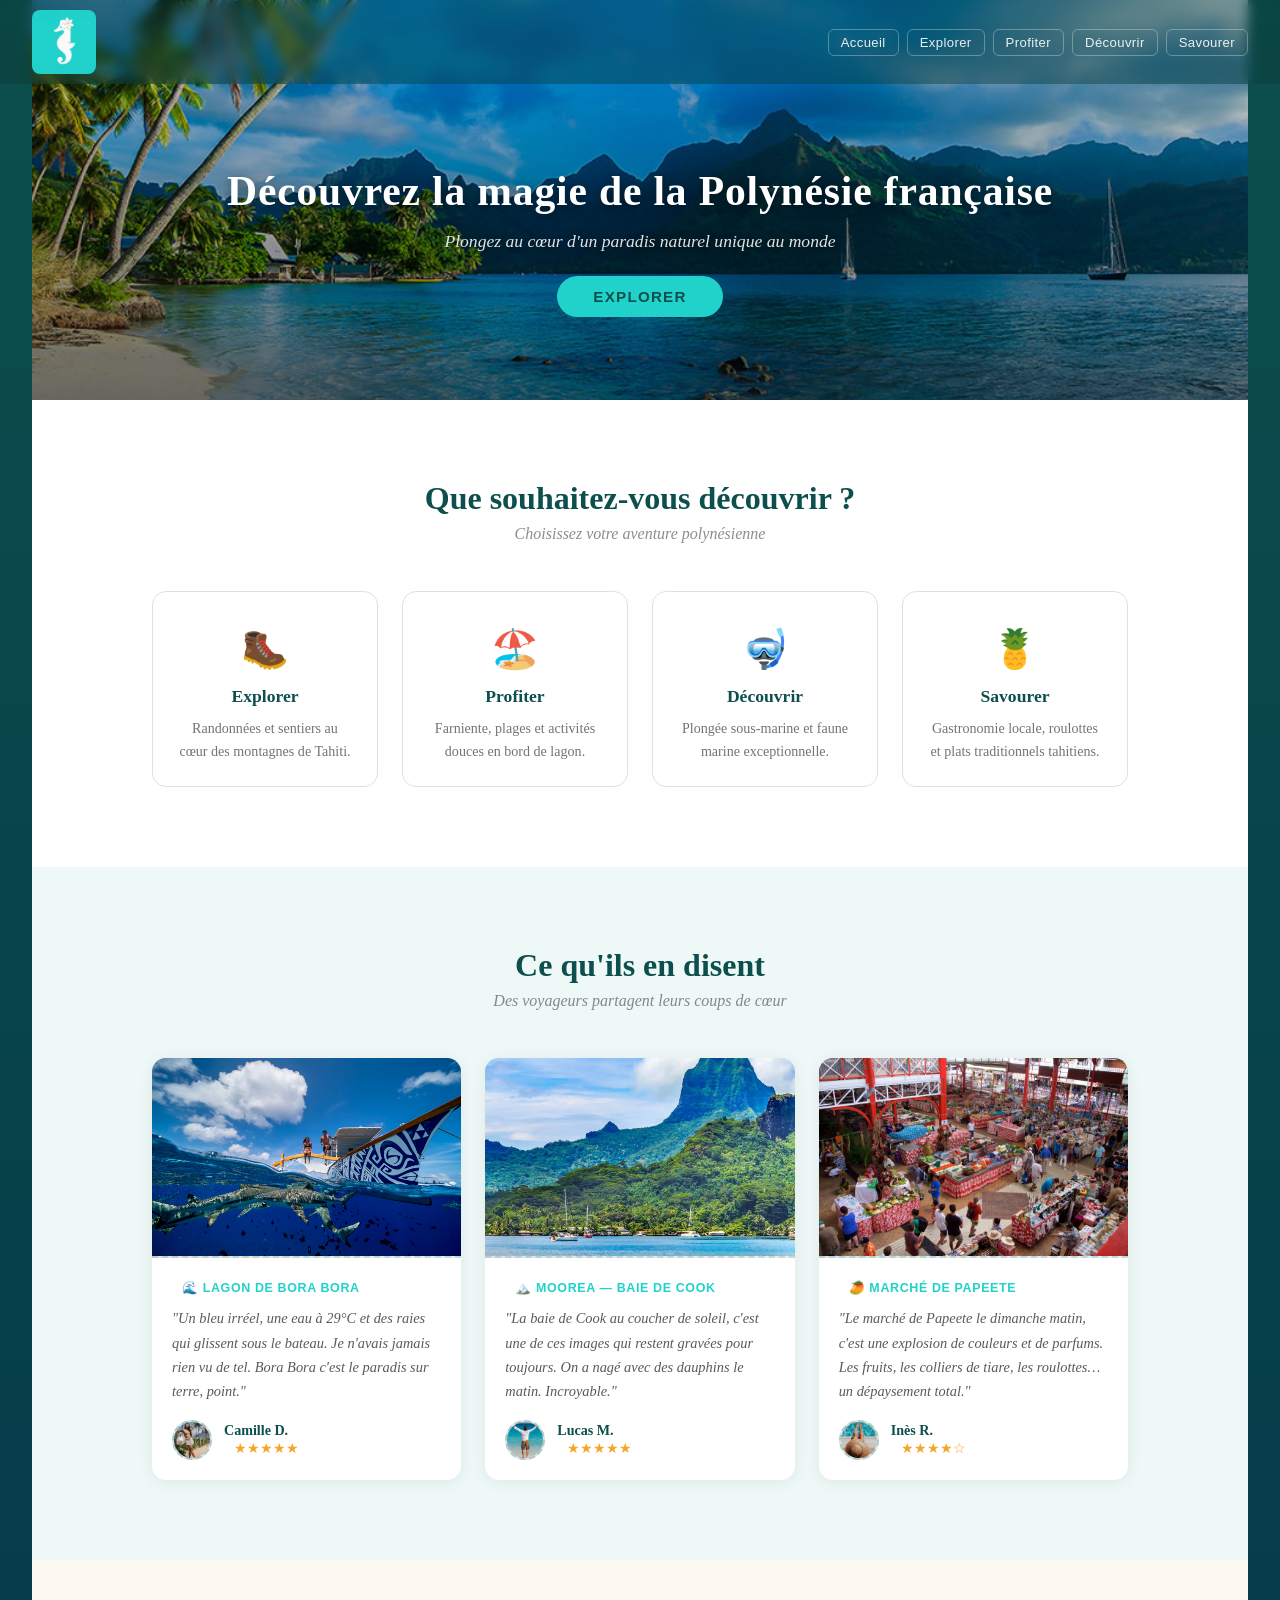
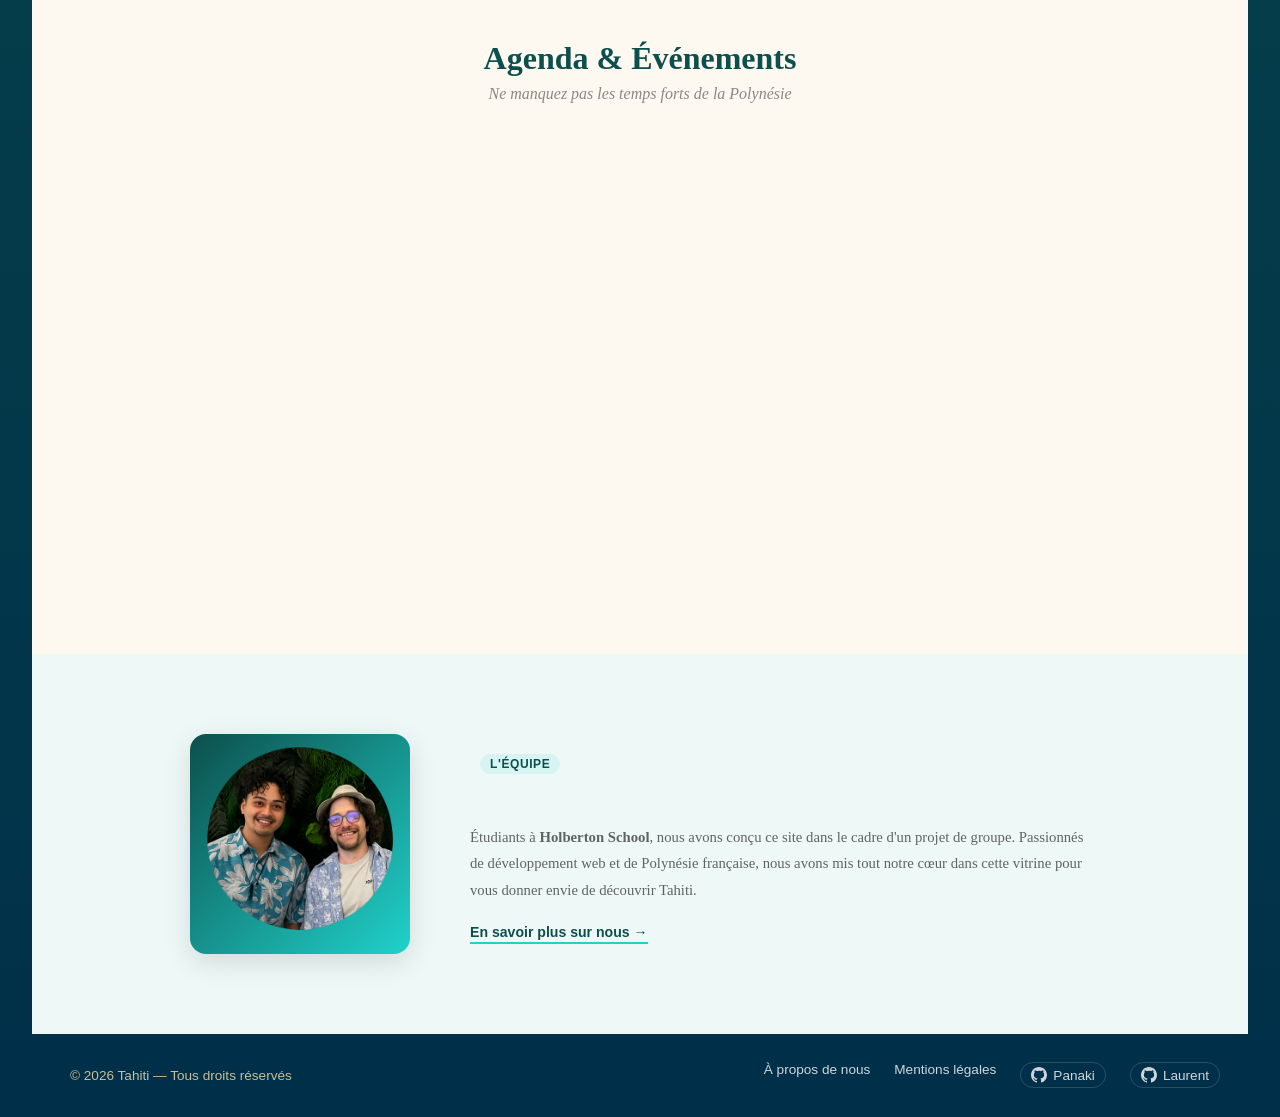
<file: website/index.html>
<!DOCTYPE html>
<html lang="fr">
  <head>
    <meta charset="utf-8">
    <meta name="viewport" content="width=device-width, initial-scale=1.0">
    <meta name="description" content="Organisez votre séjour à Tahiti, pour vivre un moment hors du temps !">
    <title>Tahiti — Paradis polynésien</title>
    <link rel="stylesheet" href="styles.css">
    <link rel="icon" type="image/png" sizes="32x32" href="/assets/all/favicon.ico">
    <script src="script.js" defer></script>
  </head>
  <body>

    <!-- HEADER -->
    <header>
      <img class="header_logo" src="website_logo.png" alt="Logo Tahiti">
      <nav>
        <ul>
          <li><a href="#hero">Accueil</a></li>
          <li><a href="explorer.html">Explorer</a></li>
          <li><a href="profiter.html">Profiter</a></li>
          <li><a href="decouvrir.html">Découvrir</a></li>
          <li><a href="savourer.html">Savourer</a></li>
        </ul>
      </nav>
    </header>

    <main>
      <article>

        <!-- HERO (Panaki) -->
        <section id="hero" class="hero">
          <div class="hero_content">
            <h1>Découvrez la magie de la Polynésie française</h1>
            <p class="hero_subtitle">Plongez au cœur d'un paradis naturel unique au monde</p>
            <a href="#activities" class="hero_btn">Explorer</a>
          </div>
        </section>

        <!-- ACTIVITÉS (Laurent) -->
        <div id="activities">
          <section id="services" class="section">
            <h2>Que souhaitez-vous découvrir ?</h2>
            <p class="section_subtitle">Choisissez votre aventure polynésienne</p>
            <div class="ui_grid ui_grid_4">
              <a href="explorer.html" class="ui_card service_card">
                <span class="service_icon">🥾</span>
                <h3>Explorer</h3>
                <p>Randonnées et sentiers au cœur des montagnes de Tahiti.</p>
              </a>
              <a href="profiter.html" class="ui_card service_card">
                <span class="service_icon">🏖️</span>
                <h3>Profiter</h3>
                <p>Farniente, plages et activités douces en bord de lagon.</p>
              </a>
              <a href="decouvrir.html" class="ui_card service_card">
                <span class="service_icon">🤿</span>
                <h3>Découvrir</h3>
                <p>Plongée sous-marine et faune marine exceptionnelle.</p>
              </a>
              <a href="savourer.html" class="ui_card service_card">
                <span class="service_icon">🍍</span>
                <h3>Savourer</h3>
                <p>Gastronomie locale, roulottes et plats traditionnels tahitiens.</p>
              </a>
            </div>
          </section>
        </div>

        <!-- AVIS SUR DES LIEUX -->
        <section id="avis" class="section section_light">
          <h2>Ce qu'ils en disent</h2>
          <p class="section_subtitle">Des voyageurs partagent leurs coups de cœur</p>
          <div class="ui_grid ui_grid_3">

            <div class="ui_card avis_card">
              <div class="avis_photo_placeholder">
                <img src="images/bora-bora.jpg" alt="Lagon de Bora Bora">
              </div>
              <div class="avis_content">
                <span class="avis_lieu">🌊 Lagon de Bora Bora</span>
                <p class="avis_texte">"Un bleu irréel, une eau à 29°C et des raies qui glissent sous le bateau. Je n'avais jamais rien vu de tel. Bora Bora c'est le paradis sur terre, point."</p>
                <div class="avis_auteur">
                  <div class="avis_avatar">
                    <img src="images/avatar-camille.avif" alt="Camille">
                  </div>
                  <div>
                    <strong>Camille D.</strong>
                    <span class="avis_etoiles">★★★★★</span>
                  </div>
                </div>
              </div>
            </div>

            <div class="ui_card avis_card">
              <div class="avis_photo_placeholder">
                <img src="images/moorea.jpg" alt="Moorea — Baie de Cook">
              </div>
              <div class="avis_content">
                <span class="avis_lieu">🏔️ Moorea — Baie de Cook</span>
                <p class="avis_texte">"La baie de Cook au coucher de soleil, c'est une de ces images qui restent gravées pour toujours. On a nagé avec des dauphins le matin. Incroyable."</p>
                <div class="avis_auteur">
                  <div class="avis_avatar">
                    <img src="images/avatar-lucas.jpg" alt="Lucas">
                  </div>
                  <div>
                    <strong>Lucas M.</strong>
                    <span class="avis_etoiles">★★★★★</span>
                  </div>
                </div>
              </div>
            </div>

            <div class="ui_card avis_card">
              <div class="avis_photo_placeholder">
                <img src="images/marche-papeete.webp" alt="Marché de Papeete">
              </div>
              <div class="avis_content">
                <span class="avis_lieu">🥭 Marché de Papeete</span>
                <p class="avis_texte">"Le marché de Papeete le dimanche matin, c'est une explosion de couleurs et de parfums. Les fruits, les colliers de tiare, les roulottes… un dépaysement total."</p>
                <div class="avis_auteur">
                  <div class="avis_avatar">
                    <img src="images/avatar-ines.avif" alt="Inès">
                  </div>
                  <div>
                    <strong>Inès R.</strong>
                    <span class="avis_etoiles">★★★★☆</span>
                  </div>
                </div>
              </div>
            </div>

          </div>
        </section>

        <!-- AGENDA / ÉVÉNEMENTS -->
        <section id="agenda" class="section section_sand">
          <h2>Agenda & Événements</h2>
          <p class="section_subtitle">Ne manquez pas les temps forts de la Polynésie</p>
          <div class="ui_grid ui_grid_3">

            <div class="ui_card agenda_card agenda_card_img">
              <img src="images/heiva.jpg" alt="Heiva i Tahiti" class="agenda_img">
              <div class="agenda_card_body">
                <div class="agenda_date">
                  <span class="agenda_mois">Juil</span>
                  <span class="agenda_jour">07</span>
                </div>
                <div class="agenda_info">
                  <span class="agenda_tag">Culture</span>
                  <h3>Heiva i Tahiti</h3>
                  <p>Le plus grand festival culturel polynésien — danses traditionnelles, chants, sports ancestraux et défilés. Un mois de festivités incontournables.</p>

                </div>
              </div>
            </div>

            <div class="ui_card agenda_card agenda_card_img">
              <img src="images/hawaiki-nui.jpg" alt="Hawaiki Nui Va'a" class="agenda_img">
              <div class="agenda_card_body">
                <div class="agenda_date">
                  <span class="agenda_mois">Août</span>
                  <span class="agenda_jour">15</span>
                </div>
                <div class="agenda_info">
                  <span class="agenda_tag">Sport</span>
                  <h3>Hawaiki Nui Va'a</h3>
                  <p>La plus grande course de pirogues au monde. Des équipes du monde entier s'affrontent sur 130 km entre les îles de Huahine, Raiatea, Taha'a et Bora Bora.</p>

                </div>
              </div>
            </div>

            <div class="ui_card agenda_card agenda_card_img">
              <img src="images/wsl-teahupoo.webp" alt="Teahupo'o Pro WSL" class="agenda_img">
              <div class="agenda_card_body">
                <div class="agenda_date">
                  <span class="agenda_mois">Nov</span>
                  <span class="agenda_jour">03</span>
                </div>
                <div class="agenda_info">
                  <span class="agenda_tag">Surf</span>
                  <h3>Teahupo'o Pro — WSL</h3>
                  <p>Le championnat du monde de surf sur la vague mythique de Teahupo'o. Les meilleurs surfeurs du monde affrontent l'une des lames les plus puissantes de la planète.</p>

                </div>
              </div>
            </div>

          </div>
        </section>

        <!-- À PROPOS -->
        <section class="section section_light apropos_teaser">
          <div class="apropos_teaser_inner">
            <div class="apropos_teaser_photo">
              <img src="assets/a-propos/photo_interieur_arrondie.png">
            </div>
            <div class="apropos_teaser_text">
              <span class="apropos_teaser_tag">L'équipe</span>
              <h2>Qui sommes-nous ?</h2>
              <p>Étudiants à <strong>Holberton School</strong>, nous avons conçu ce site dans le cadre d'un projet de groupe. Passionnés de développement web et de Polynésie française, nous avons mis tout notre cœur dans cette vitrine pour vous donner envie de découvrir Tahiti.</p>
              <a href="a-propos.html" class="apropos_teaser_btn">En savoir plus sur nous →</a>
            </div>
          </div>
        </section>

      </article>
      <aside></aside>
    </main>

    <!-- FOOTER -->
    <footer>
      <div class="footer_bottom">
        <span>© 2026 Tahiti — Tous droits réservés</span>
        <nav class="footer_nav">
          <a href="a-propos.html">À propos de nous</a>
          <a href="mentions-legales.html">Mentions légales</a>
          <a href="https://github.com/panaki-gillot" target="_blank" class="github_link">
            <svg class="github_icon" viewBox="0 0 24 24" xmlns="http://www.w3.org/2000/svg"><path d="M12 0C5.37 0 0 5.37 0 12c0 5.3 3.438 9.8 8.205 11.385.6.113.82-.258.82-.577 0-.285-.01-1.04-.015-2.04-3.338.724-4.042-1.61-4.042-1.61-.546-1.387-1.333-1.756-1.333-1.756-1.089-.745.083-.729.083-.729 1.205.084 1.839 1.237 1.839 1.237 1.07 1.834 2.807 1.304 3.492.997.107-.775.418-1.305.762-1.604-2.665-.305-5.467-1.334-5.467-5.931 0-1.311.469-2.381 1.236-3.221-.124-.303-.535-1.524.117-3.176 0 0 1.008-.322 3.301 1.23A11.509 11.509 0 0 1 12 5.803c1.02.005 2.047.138 3.006.404 2.291-1.552 3.297-1.23 3.297-1.23.653 1.653.242 2.874.118 3.176.77.84 1.235 1.911 1.235 3.221 0 4.609-2.807 5.624-5.479 5.921.43.372.823 1.102.823 2.222 0 1.606-.015 2.896-.015 3.286 0 .315.216.69.825.572C20.565 21.795 24 17.298 24 12c0-6.63-5.37-12-12-12z"/></svg>
            Panaki
          </a>
          <a href="https://github.com/llacote-holberton" target="_blank" class="github_link">
            <svg class="github_icon" viewBox="0 0 24 24" xmlns="http://www.w3.org/2000/svg"><path d="M12 0C5.37 0 0 5.37 0 12c0 5.3 3.438 9.8 8.205 11.385.6.113.82-.258.82-.577 0-.285-.01-1.04-.015-2.04-3.338.724-4.042-1.61-4.042-1.61-.546-1.387-1.333-1.756-1.333-1.756-1.089-.745.083-.729.083-.729 1.205.084 1.839 1.237 1.839 1.237 1.07 1.834 2.807 1.304 3.492.997.107-.775.418-1.305.762-1.604-2.665-.305-5.467-1.334-5.467-5.931 0-1.311.469-2.381 1.236-3.221-.124-.303-.535-1.524.117-3.176 0 0 1.008-.322 3.301 1.23A11.509 11.509 0 0 1 12 5.803c1.02.005 2.047.138 3.006.404 2.291-1.552 3.297-1.23 3.297-1.23.653 1.653.242 2.874.118 3.176.77.84 1.235 1.911 1.235 3.221 0 4.609-2.807 5.624-5.479 5.921.43.372.823 1.102.823 2.222 0 1.606-.015 2.896-.015 3.286 0 .315.216.69.825.572C20.565 21.795 24 17.298 24 12c0-6.63-5.37-12-12-12z"/></svg>
            Laurent
          </a>
        </nav>
      </div>
    </footer>

  </body>
</html>
</file>
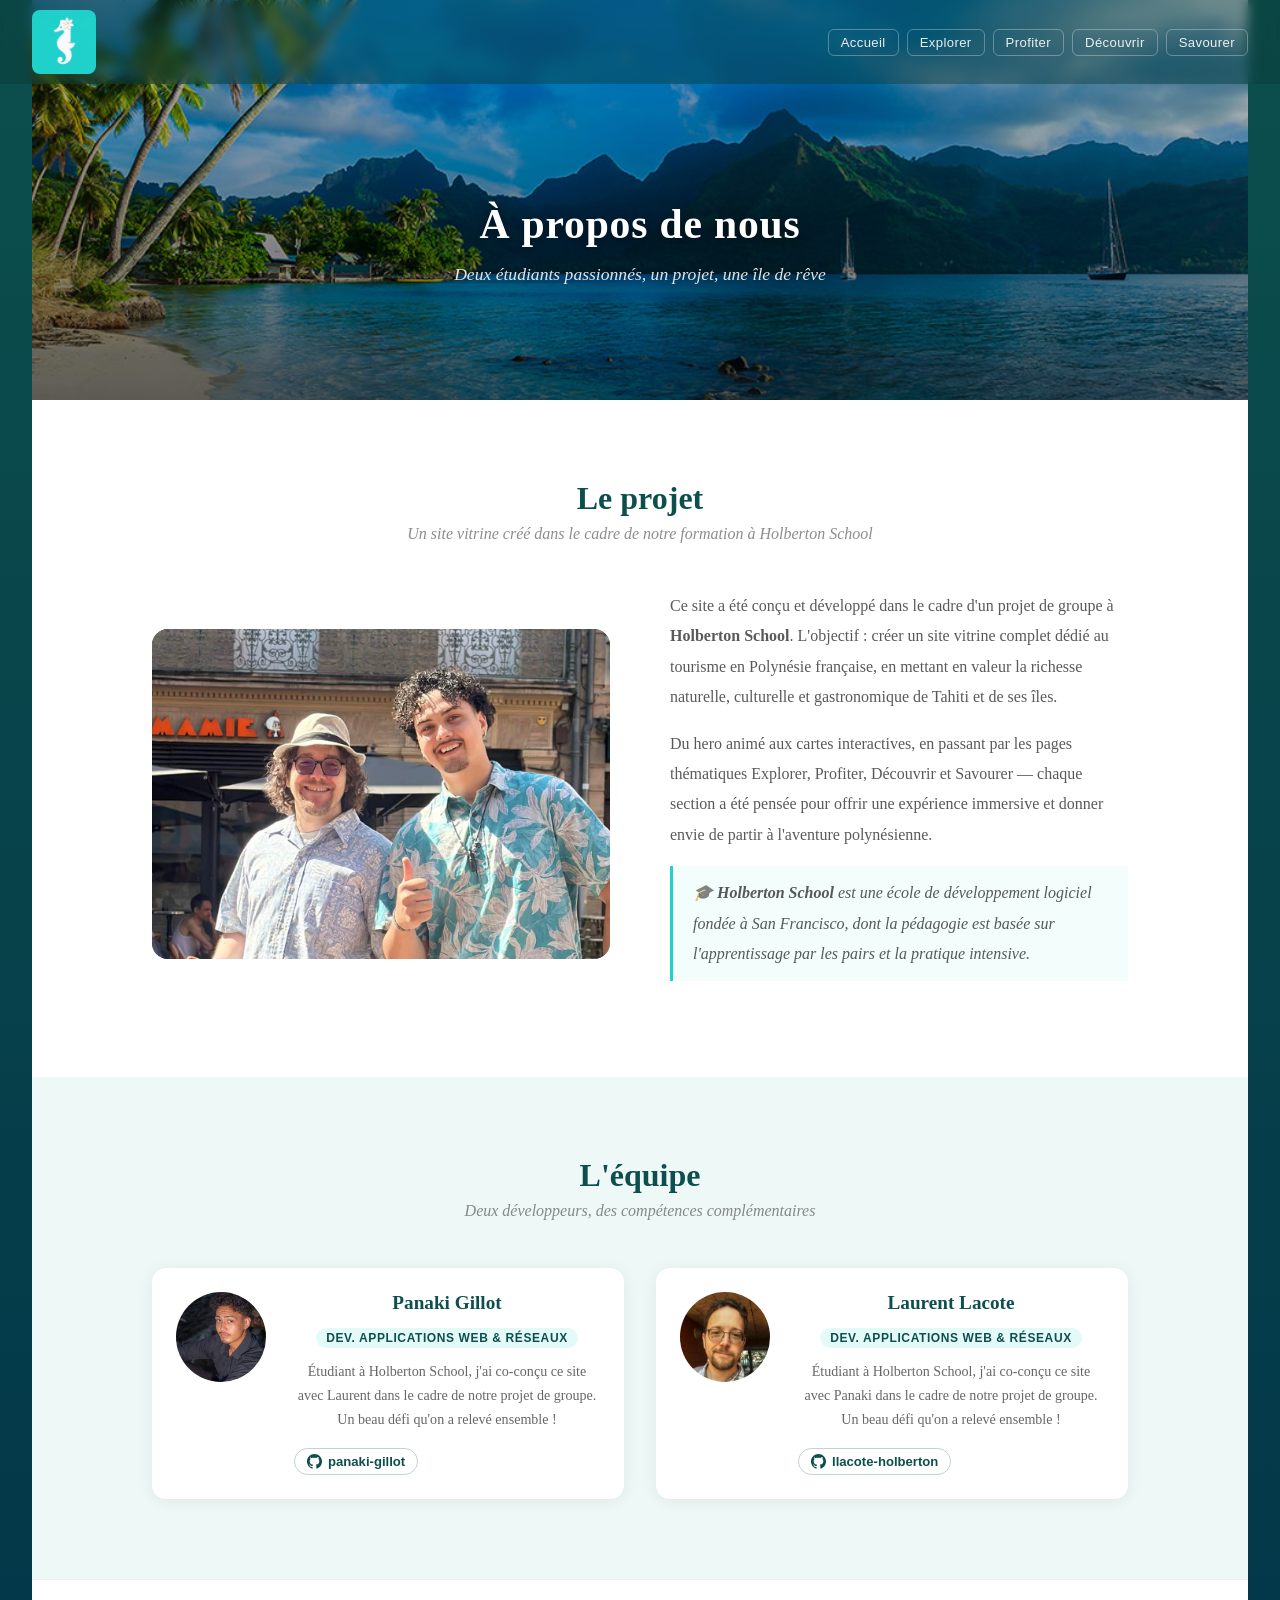
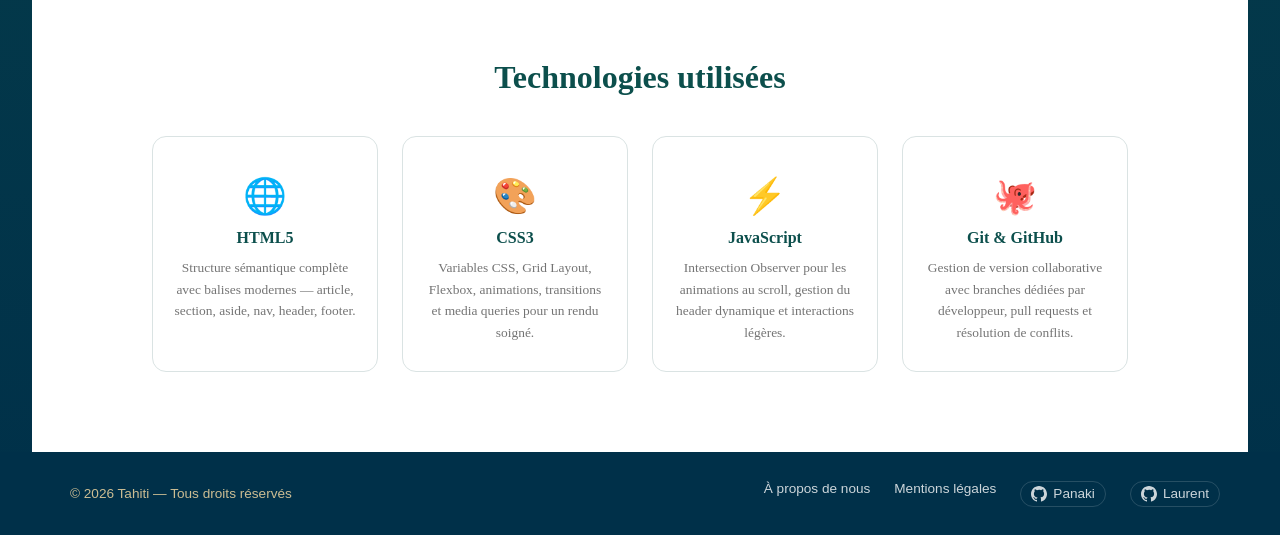
<file: website/a-propos.html>
<!DOCTYPE html>
<html lang="fr">
  <head>
    <meta charset="utf-8">
    <meta name="viewport" content="width=device-width, initial-scale=1.0">
    <meta name="description" content="À propos de ce site vitrine de Tahiti...">
    <title>À propos — Tahiti</title>
    <link rel="stylesheet" href="styles.css">
    <link rel="icon" type="image/png" sizes="32x32" href="/assets/all/favicon.ico">
    <script src="script.js" defer></script>
  </head>
  <body>

    <header>
      <img class="header_logo" src="website_logo.png" alt="Logo Tahiti">
      <nav>
        <ul>
          <li><a href="accueil.html">Accueil</a></li>
          <li><a href="explorer.html">Explorer</a></li>
          <li><a href="profiter.html">Profiter</a></li>
          <li><a href="decouvrir.html">Découvrir</a></li>
          <li><a href="savourer.html">Savourer</a></li>
        </ul>
      </nav>
    </header>

    <main>
      <article>

        <!-- HERO -->
        <section class="hero apropos_hero">
          <div class="hero_content">
            <h1>À propos de nous</h1>
            <p class="hero_subtitle">Deux étudiants passionnés, un projet, une île de rêve</p>
          </div>
        </section>

        <!-- INTRO -->
        <section class="section">
          <h2>Le projet</h2>
          <p class="section_subtitle">Un site vitrine créé dans le cadre de notre formation à Holberton School</p>
          <div class="intro_content">
            <div class="apropos_intro_img">
              <img src="assets/a-propos/photo_exterieur.jpg">
            </div>
            <div class="intro_text_block">
              <p>Ce site a été conçu et développé dans le cadre d'un projet de groupe à <strong>Holberton School</strong>. L'objectif : créer un site vitrine complet dédié au tourisme en Polynésie française, en mettant en valeur la richesse naturelle, culturelle et gastronomique de Tahiti et de ses îles.</p>
              <p>Du hero animé aux cartes interactives, en passant par les pages thématiques Explorer, Profiter, Découvrir et Savourer — chaque section a été pensée pour offrir une expérience immersive et donner envie de partir à l'aventure polynésienne.</p>
              <p class="insider_note">🎓 <strong>Holberton School</strong> est une école de développement logiciel fondée à San Francisco, dont la pédagogie est basée sur l'apprentissage par les pairs et la pratique intensive.</p>
            </div>
          </div>
        </section>

        <!-- L'ÉQUIPE -->
        <section class="section section_light">
          <h2>L'équipe</h2>
          <p class="section_subtitle">Deux développeurs, des compétences complémentaires</p>
          <div class="apropos_team">

            <div class="ui_card apropos_card">
              <div class="apropos_avatar_large apropos_avatar_panaki" style="background-image: url('images/avatar-panaki.jpg'); background-size: cover; background-position: center;"></div>
              <div class="apropos_card_info">
                <h3>Panaki Gillot</h3>
                <span class="apropos_role">Dev. Applications Web & Réseaux</span>
                <p>Étudiant à Holberton School, j'ai co-conçu ce site avec Laurent dans le cadre de notre projet de groupe. Un beau défi qu'on a relevé ensemble !</p>
                <div class="apropos_links">
                  <a href="https://github.com/panaki-gillot" target="_blank" class="apropos_github">
                    <svg viewBox="0 0 24 24" xmlns="http://www.w3.org/2000/svg"><path d="M12 0C5.37 0 0 5.37 0 12c0 5.3 3.438 9.8 8.205 11.385.6.113.82-.258.82-.577 0-.285-.01-1.04-.015-2.04-3.338.724-4.042-1.61-4.042-1.61-.546-1.387-1.333-1.756-1.333-1.756-1.089-.745.083-.729.083-.729 1.205.084 1.839 1.237 1.839 1.237 1.07 1.834 2.807 1.304 3.492.997.107-.775.418-1.305.762-1.604-2.665-.305-5.467-1.334-5.467-5.931 0-1.311.469-2.381 1.236-3.221-.124-.303-.535-1.524.117-3.176 0 0 1.008-.322 3.301 1.23A11.509 11.509 0 0 1 12 5.803c1.02.005 2.047.138 3.006.404 2.291-1.552 3.297-1.23 3.297-1.23.653 1.653.242 2.874.118 3.176.77.84 1.235 1.911 1.235 3.221 0 4.609-2.807 5.624-5.479 5.921.43.372.823 1.102.823 2.222 0 1.606-.015 2.896-.015 3.286 0 .315.216.69.825.572C20.565 21.795 24 17.298 24 12c0-6.63-5.37-12-12-12z"/></svg>
                    panaki-gillot
                  </a>
                </div>
              </div>
            </div>

            <div class="ui_card apropos_card">
              <div class="apropos_avatar_large apropos_avatar_laurent" style="background-image: url('images/avatar-laurent.jpg'); background-size: cover; background-position: center;"></div>
              <div class="apropos_card_info">
                <h3>Laurent Lacote</h3>
                <span class="apropos_role">Dev. Applications Web & Réseaux</span>
                <p>Étudiant à Holberton School, j'ai co-conçu ce site avec Panaki dans le cadre de notre projet de groupe. Un beau défi qu'on a relevé ensemble !</p>
                <div class="apropos_links">
                  <a href="https://github.com/llacote-holberton" target="_blank" class="apropos_github">
                    <svg viewBox="0 0 24 24" xmlns="http://www.w3.org/2000/svg"><path d="M12 0C5.37 0 0 5.37 0 12c0 5.3 3.438 9.8 8.205 11.385.6.113.82-.258.82-.577 0-.285-.01-1.04-.015-2.04-3.338.724-4.042-1.61-4.042-1.61-.546-1.387-1.333-1.756-1.333-1.756-1.089-.745.083-.729.083-.729 1.205.084 1.839 1.237 1.839 1.237 1.07 1.834 2.807 1.304 3.492.997.107-.775.418-1.305.762-1.604-2.665-.305-5.467-1.334-5.467-5.931 0-1.311.469-2.381 1.236-3.221-.124-.303-.535-1.524.117-3.176 0 0 1.008-.322 3.301 1.23A11.509 11.509 0 0 1 12 5.803c1.02.005 2.047.138 3.006.404 2.291-1.552 3.297-1.23 3.297-1.23.653 1.653.242 2.874.118 3.176.77.84 1.235 1.911 1.235 3.221 0 4.609-2.807 5.624-5.479 5.921.43.372.823 1.102.823 2.222 0 1.606-.015 2.896-.015 3.286 0 .315.216.69.825.572C20.565 21.795 24 17.298 24 12c0-6.63-5.37-12-12-12z"/></svg>
                    llacote-holberton
                  </a>
                </div>
              </div>
            </div>

          </div>
        </section>

        <!-- TECHNOLOGIES -->
        <section class="section">
          <h2>Technologies utilisées</h2>
          <div class="ui_grid ui_grid_4">

            <div class="ui_card apropos_tech_card">
              <span class="apropos_tech_icon">🌐</span>
              <h3>HTML5</h3>
              <p>Structure sémantique complète avec balises modernes — article, section, aside, nav, header, footer.</p>
            </div>

            <div class="ui_card apropos_tech_card">
              <span class="apropos_tech_icon">🎨</span>
              <h3>CSS3</h3>
              <p>Variables CSS, Grid Layout, Flexbox, animations, transitions et media queries pour un rendu soigné.</p>
            </div>

            <div class="ui_card apropos_tech_card">
              <span class="apropos_tech_icon">⚡</span>
              <h3>JavaScript</h3>
              <p>Intersection Observer pour les animations au scroll, gestion du header dynamique et interactions légères.</p>
            </div>

            <div class="ui_card apropos_tech_card">
              <span class="apropos_tech_icon">🐙</span>
              <h3>Git & GitHub</h3>
              <p>Gestion de version collaborative avec branches dédiées par développeur, pull requests et résolution de conflits.</p>
            </div>

          </div>
        </section>

      </article>
      <aside></aside>
    </main>

    <footer>
      <div class="footer_bottom">
        <span>© 2026 Tahiti — Tous droits réservés</span>
        <nav class="footer_nav">
          <a href="a-propos.html">À propos de nous</a>
          <a href="mentions-legales.html">Mentions légales</a>
          <a href="https://github.com/panaki-gillot" target="_blank" class="github_link">
            <svg class="github_icon" viewBox="0 0 24 24" xmlns="http://www.w3.org/2000/svg"><path d="M12 0C5.37 0 0 5.37 0 12c0 5.3 3.438 9.8 8.205 11.385.6.113.82-.258.82-.577 0-.285-.01-1.04-.015-2.04-3.338.724-4.042-1.61-4.042-1.61-.546-1.387-1.333-1.756-1.333-1.756-1.089-.745.083-.729.083-.729 1.205.084 1.839 1.237 1.839 1.237 1.07 1.834 2.807 1.304 3.492.997.107-.775.418-1.305.762-1.604-2.665-.305-5.467-1.334-5.467-5.931 0-1.311.469-2.381 1.236-3.221-.124-.303-.535-1.524.117-3.176 0 0 1.008-.322 3.301 1.23A11.509 11.509 0 0 1 12 5.803c1.02.005 2.047.138 3.006.404 2.291-1.552 3.297-1.23 3.297-1.23.653 1.653.242 2.874.118 3.176.77.84 1.235 1.911 1.235 3.221 0 4.609-2.807 5.624-5.479 5.921.43.372.823 1.102.823 2.222 0 1.606-.015 2.896-.015 3.286 0 .315.216.69.825.572C20.565 21.795 24 17.298 24 12c0-6.63-5.37-12-12-12z"/></svg>
            Panaki
          </a>
          <a href="https://github.com/llacote-holberton" target="_blank" class="github_link">
            <svg class="github_icon" viewBox="0 0 24 24" xmlns="http://www.w3.org/2000/svg"><path d="M12 0C5.37 0 0 5.37 0 12c0 5.3 3.438 9.8 8.205 11.385.6.113.82-.258.82-.577 0-.285-.01-1.04-.015-2.04-3.338.724-4.042-1.61-4.042-1.61-.546-1.387-1.333-1.756-1.333-1.756-1.089-.745.083-.729.083-.729 1.205.084 1.839 1.237 1.839 1.237 1.07 1.834 2.807 1.304 3.492.997.107-.775.418-1.305.762-1.604-2.665-.305-5.467-1.334-5.467-5.931 0-1.311.469-2.381 1.236-3.221-.124-.303-.535-1.524.117-3.176 0 0 1.008-.322 3.301 1.23A11.509 11.509 0 0 1 12 5.803c1.02.005 2.047.138 3.006.404 2.291-1.552 3.297-1.23 3.297-1.23.653 1.653.242 2.874.118 3.176.77.84 1.235 1.911 1.235 3.221 0 4.609-2.807 5.624-5.479 5.921.43.372.823 1.102.823 2.222 0 1.606-.015 2.896-.015 3.286 0 .315.216.69.825.572C20.565 21.795 24 17.298 24 12c0-6.63-5.37-12-12-12z"/></svg>
            Laurent
          </a>
        </nav>
      </div>
    </footer>

  </body>
</html>
</file>
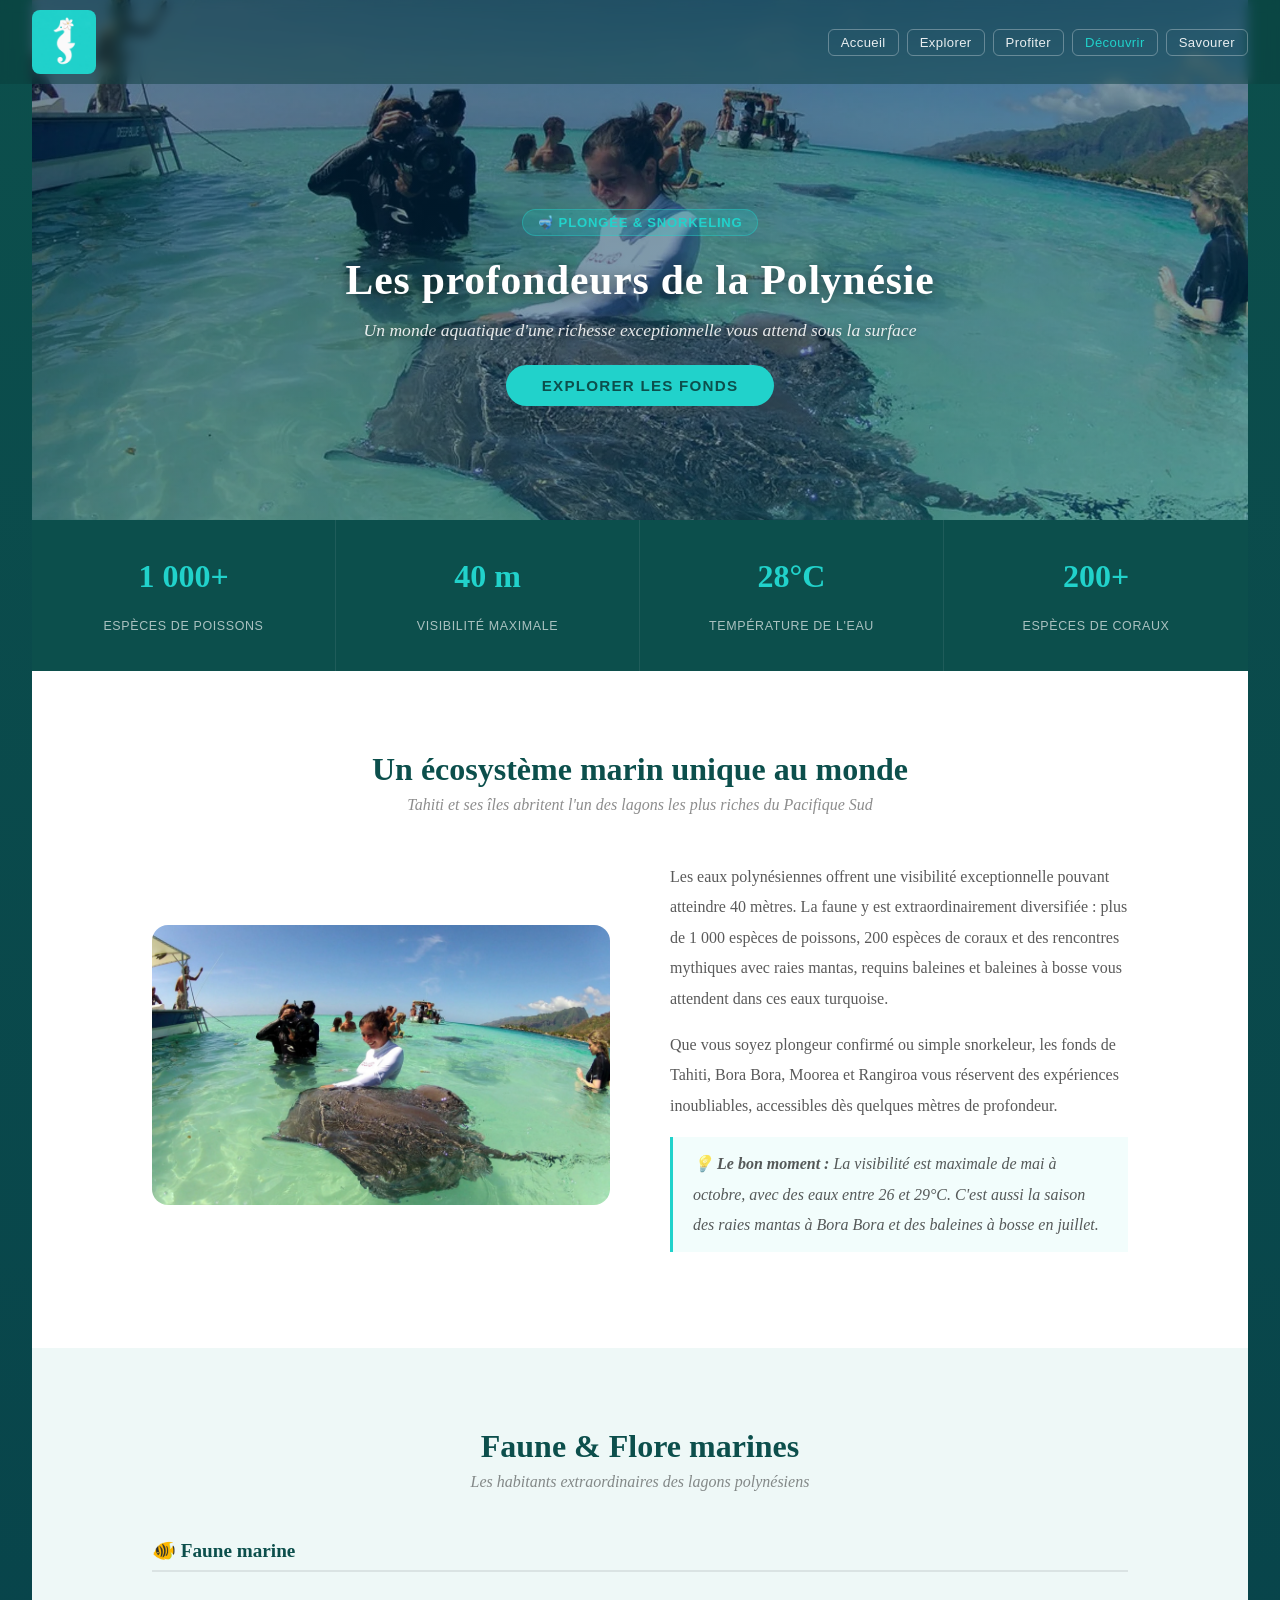
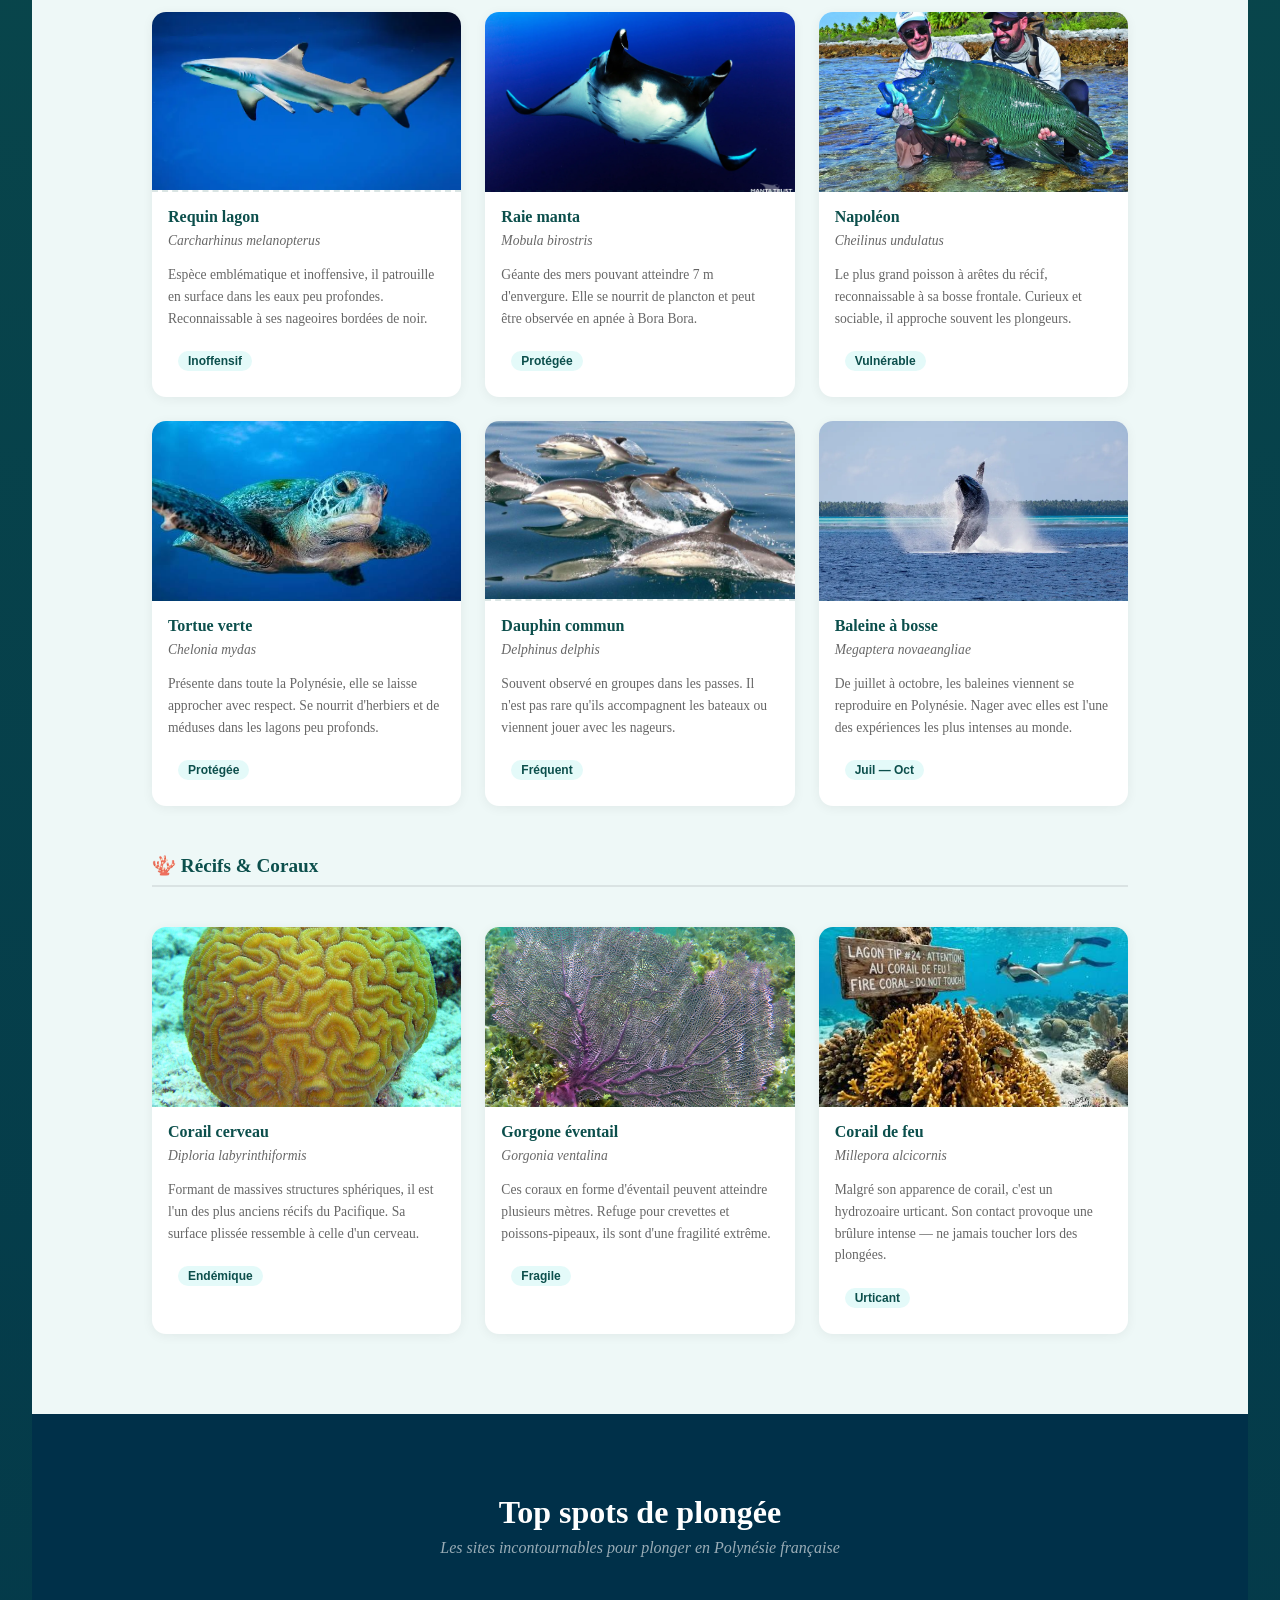
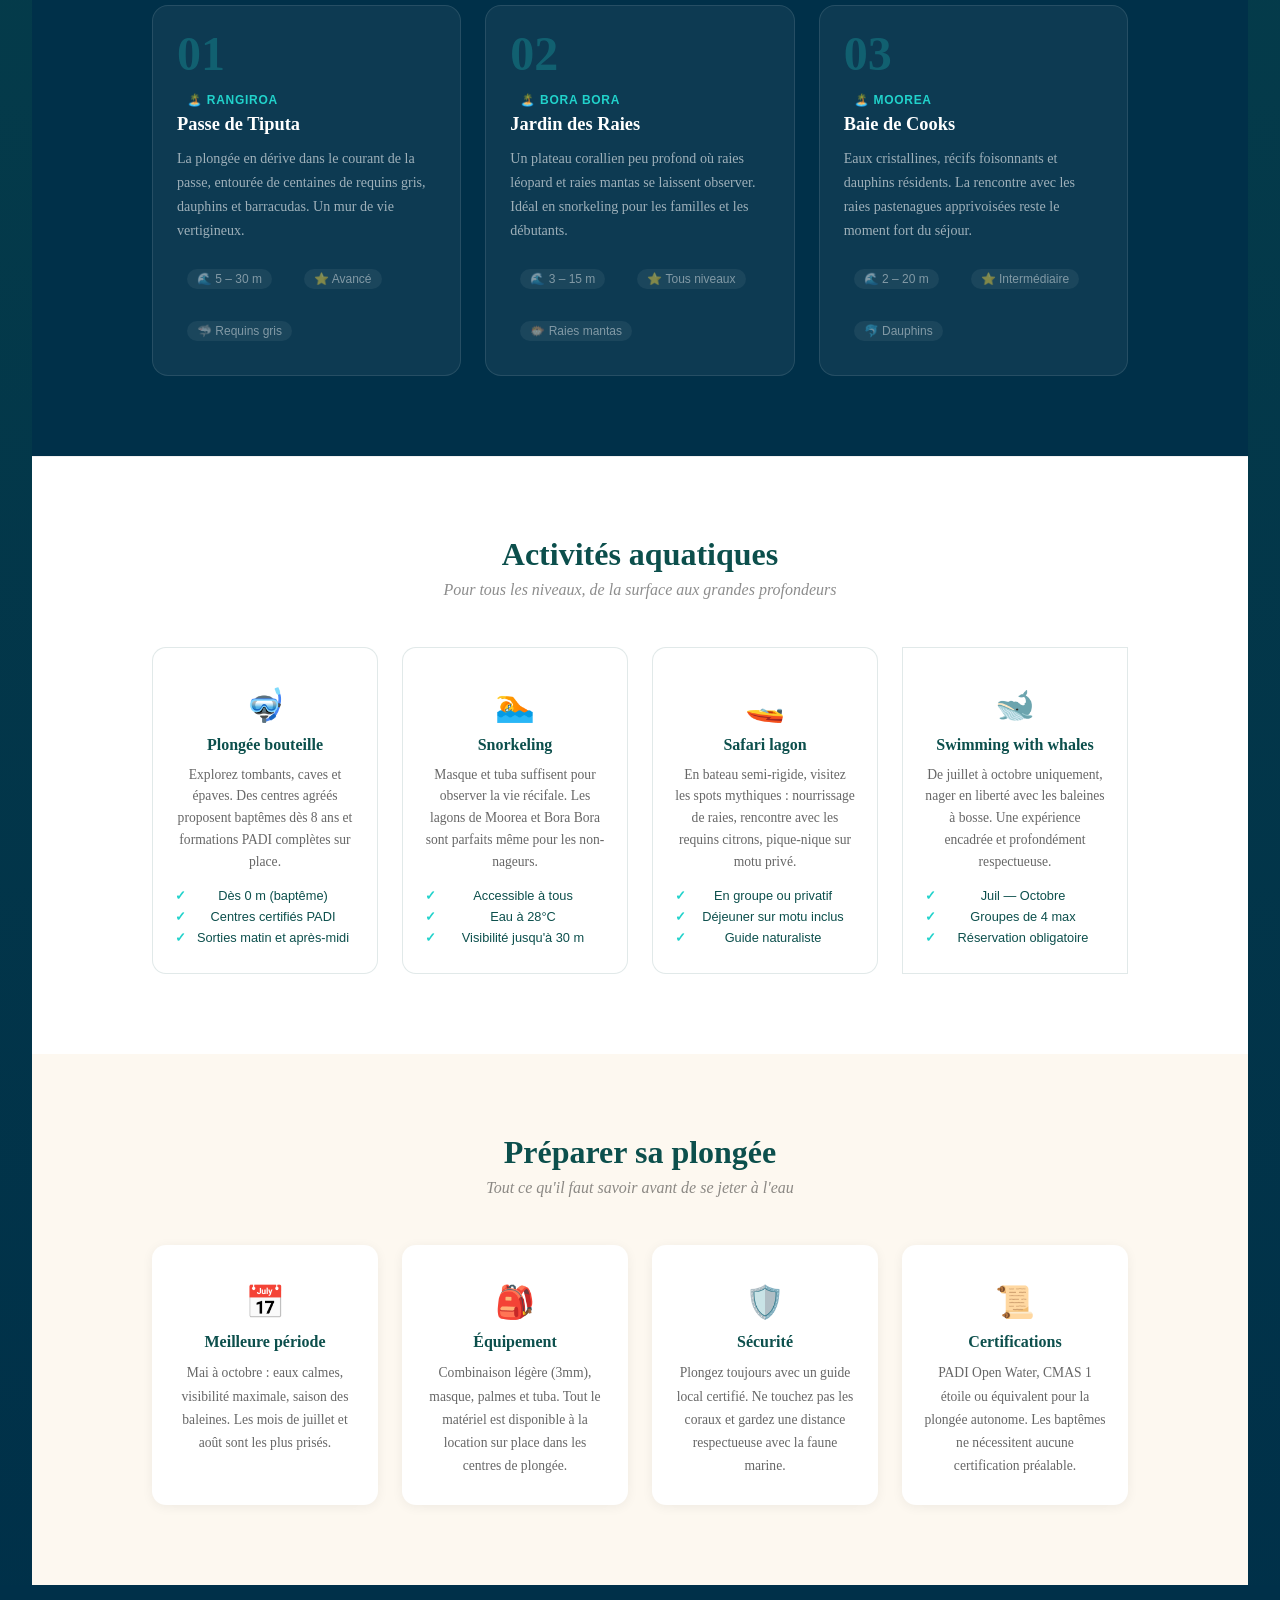
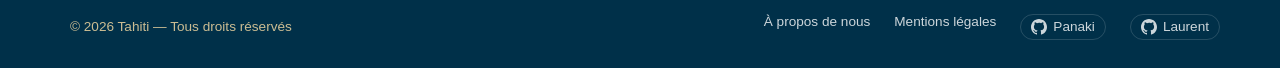
<file: website/decouvrir.html>
<!DOCTYPE html>
<html lang="fr">
  <head>
    <meta charset="utf-8">
    <meta name="viewport" content="width=device-width, initial-scale=1.0">
    <meta name="description" content="Plongez au coeur d'un univers insoupçonné de poésie et de diversité !">
    <title>Découvrir — Plongée à Tahiti</title>
    <link rel="stylesheet" href="styles.css">
    <link rel="icon" type="image/png" sizes="32x32" href="/assets/all/favicon.ico">
    <script src="script.js" defer></script>
  </head>
  <body>

    <header>
      <img class="header_logo" src="website_logo.png" alt="Logo Tahiti">
      <nav>
        <ul>
          <li><a href="accueil.html">Accueil</a></li>
          <li><a href="explorer.html">Explorer</a></li>
          <li><a href="profiter.html">Profiter</a></li>
          <li><a href="decouvrir.html" class="nav_active">Découvrir</a></li>
          <li><a href="savourer.html">Savourer</a></li>
        </ul>
      </nav>
    </header>

    <main>
      <article>

        <!-- HERO -->
        <section class="hero decouvrir_hero">
          <div class="hero_content">
            <span class="dec_hero_tag">🤿 Plongée & Snorkeling</span>
            <h1>Les profondeurs de la Polynésie</h1>
            <p class="hero_subtitle">Un monde aquatique d'une richesse exceptionnelle vous attend sous la surface</p>
            <a href="#intro" class="hero_btn">Explorer les fonds</a>
          </div>
        </section>

        <!-- STATS -->
        <div class="dec_stats">
          <div class="dec_stat">
            <span class="dec_stat_number">1 000+</span>
            <span class="dec_stat_label">espèces de poissons</span>
          </div>
          <div class="dec_stat">
            <span class="dec_stat_number">40 m</span>
            <span class="dec_stat_label">visibilité maximale</span>
          </div>
          <div class="dec_stat">
            <span class="dec_stat_number">28°C</span>
            <span class="dec_stat_label">température de l'eau</span>
          </div>
          <div class="dec_stat">
            <span class="dec_stat_number">200+</span>
            <span class="dec_stat_label">espèces de coraux</span>
          </div>
        </div>

        <!-- INTRO -->
        <section id="intro" class="section">
          <h2>Un écosystème marin unique au monde</h2>
          <p class="section_subtitle">Tahiti et ses îles abritent l'un des lagons les plus riches du Pacifique Sud</p>
          <div class="intro_content">
            <div class="intro_img_placeholder dec_intro_img"></div>
            <div class="intro_text_block">
              <p>Les eaux polynésiennes offrent une visibilité exceptionnelle pouvant atteindre 40 mètres. La faune y est extraordinairement diversifiée : plus de 1 000 espèces de poissons, 200 espèces de coraux et des rencontres mythiques avec raies mantas, requins baleines et baleines à bosse vous attendent dans ces eaux turquoise.</p>
              <p>Que vous soyez plongeur confirmé ou simple snorkeleur, les fonds de Tahiti, Bora Bora, Moorea et Rangiroa vous réservent des expériences inoubliables, accessibles dès quelques mètres de profondeur.</p>
              <p class="insider_note">💡 <strong>Le bon moment :</strong> La visibilité est maximale de mai à octobre, avec des eaux entre 26 et 29°C. C'est aussi la saison des raies mantas à Bora Bora et des baleines à bosse en juillet.</p>
            </div>
          </div>
        </section>

        <!-- FAUNE & FLORE -->
        <section class="section section_light">
          <h2>Faune & Flore marines</h2>
          <p class="section_subtitle">Les habitants extraordinaires des lagons polynésiens</p>

          <h3 class="fauna_category">🐠 Faune marine</h3>
          <div class="ui_grid ui_grid_3">

            <div class="ui_card fauna_card">
              <div class="fauna_img_placeholder" style="background: url('images/requin-pointe-noire.webp') center / cover no-repeat;"></div>
              <div class="fauna_info">
                <h4>Requin lagon</h4>
                <p class="fauna_latin">Carcharhinus melanopterus</p>
                <p>Espèce emblématique et inoffensive, il patrouille en surface dans les eaux peu profondes. Reconnaissable à ses nageoires bordées de noir.</p>
                <span class="fauna_tag fauna_tag_blue">Inoffensif</span>
              </div>
            </div>

            <div class="ui_card fauna_card">
              <div class="fauna_img_placeholder" style="background: url('images/raie-manta.webp') center / cover no-repeat;"></div>
              <div class="fauna_info">
                <h4>Raie manta</h4>
                <p class="fauna_latin">Mobula birostris</p>
                <p>Géante des mers pouvant atteindre 7 m d'envergure. Elle se nourrit de plancton et peut être observée en apnée à Bora Bora.</p>
                <span class="fauna_tag fauna_tag_green">Protégée</span>
              </div>
            </div>

            <div class="ui_card fauna_card">
              <div class="fauna_img_placeholder" style="background: url('images/napoleon.jpg') center / cover no-repeat;"></div>
              <div class="fauna_info">
                <h4>Napoléon</h4>
                <p class="fauna_latin">Cheilinus undulatus</p>
                <p>Le plus grand poisson à arêtes du récif, reconnaissable à sa bosse frontale. Curieux et sociable, il approche souvent les plongeurs.</p>
                <span class="fauna_tag fauna_tag_orange">Vulnérable</span>
              </div>
            </div>

            <div class="ui_card fauna_card">
              <div class="fauna_img_placeholder" style="background: url('images/tortue.jpg') center / cover no-repeat;"></div>
              <div class="fauna_info">
                <h4>Tortue verte</h4>
                <p class="fauna_latin">Chelonia mydas</p>
                <p>Présente dans toute la Polynésie, elle se laisse approcher avec respect. Se nourrit d'herbiers et de méduses dans les lagons peu profonds.</p>
                <span class="fauna_tag fauna_tag_green">Protégée</span>
              </div>
            </div>

            <div class="ui_card fauna_card">
              <div class="fauna_img_placeholder" style="background: url('images/dauphin.jpg') center / cover no-repeat;"></div>
              <div class="fauna_info">
                <h4>Dauphin commun</h4>
                <p class="fauna_latin">Delphinus delphis</p>
                <p>Souvent observé en groupes dans les passes. Il n'est pas rare qu'ils accompagnent les bateaux ou viennent jouer avec les nageurs.</p>
                <span class="fauna_tag fauna_tag_blue">Fréquent</span>
              </div>
            </div>

            <div class="ui_card fauna_card">
              <div class="fauna_img_placeholder" style="background: url('images/baleine.webp') center / cover no-repeat;"></div>
              <div class="fauna_info">
                <h4>Baleine à bosse</h4>
                <p class="fauna_latin">Megaptera novaeangliae</p>
                <p>De juillet à octobre, les baleines viennent se reproduire en Polynésie. Nager avec elles est l'une des expériences les plus intenses au monde.</p>
                <span class="fauna_tag fauna_tag_sand">Juil — Oct</span>
              </div>
            </div>

          </div>

          <h3 class="fauna_category">🪸 Récifs & Coraux</h3>
          <div class="ui_grid ui_grid_3">

            <div class="ui_card fauna_card">
              <div class="fauna_img_placeholder" style="background: url('images/corail-cerveau.jpg') center / cover no-repeat;"></div>
              <div class="fauna_info">
                <h4>Corail cerveau</h4>
                <p class="fauna_latin">Diploria labyrinthiformis</p>
                <p>Formant de massives structures sphériques, il est l'un des plus anciens récifs du Pacifique. Sa surface plissée ressemble à celle d'un cerveau.</p>
                <span class="fauna_tag fauna_tag_orange">Endémique</span>
              </div>
            </div>

            <div class="ui_card fauna_card">
              <div class="fauna_img_placeholder" style="background: url('images/gorgone-eventail.jpg') center / cover no-repeat;"></div>
              <div class="fauna_info">
                <h4>Gorgone éventail</h4>
                <p class="fauna_latin">Gorgonia ventalina</p>
                <p>Ces coraux en forme d'éventail peuvent atteindre plusieurs mètres. Refuge pour crevettes et poissons-pipeaux, ils sont d'une fragilité extrême.</p>
                <span class="fauna_tag fauna_tag_orange">Fragile</span>
              </div>
            </div>

            <div class="ui_card fauna_card">
              <div class="fauna_img_placeholder" style="background: url('images/corail-de-feu.jpg') center / cover no-repeat;"></div>
              <div class="fauna_info">
                <h4>Corail de feu</h4>
                <p class="fauna_latin">Millepora alcicornis</p>
                <p>Malgré son apparence de corail, c'est un hydrozoaire urticant. Son contact provoque une brûlure intense — ne jamais toucher lors des plongées.</p>
                <span class="fauna_tag fauna_tag_orange">Urticant</span>
              </div>
            </div>

          </div>
        </section>

        <!-- TOP SPOTS -->
        <section class="section section_dark dec_spots_section">
          <h2 style="color:white;">Top spots de plongée</h2>
          <p class="section_subtitle" style="color:rgba(255,255,255,0.6);">Les sites incontournables pour plonger en Polynésie française</p>
          <div class="ui_grid ui_grid_3">

            <div class="ui_card dec_spot_card">
              <div class="dec_spot_rank">01</div>
              <div class="dec_spot_body">
                <span class="dec_spot_ile">🏝️ Rangiroa</span>
                <h3>Passe de Tiputa</h3>
                <p>La plongée en dérive dans le courant de la passe, entourée de centaines de requins gris, dauphins et barracudas. Un mur de vie vertigineux.</p>
                <div class="dec_spot_infos">
                  <span>🌊 5 – 30 m</span>
                  <span>⭐ Avancé</span>
                  <span>🦈 Requins gris</span>
                </div>
              </div>
            </div>

            <div class="ui_card dec_spot_card">
              <div class="dec_spot_rank">02</div>
              <div class="dec_spot_body">
                <span class="dec_spot_ile">🏝️ Bora Bora</span>
                <h3>Jardin des Raies</h3>
                <p>Un plateau corallien peu profond où raies léopard et raies mantas se laissent observer. Idéal en snorkeling pour les familles et les débutants.</p>
                <div class="dec_spot_infos">
                  <span>🌊 3 – 15 m</span>
                  <span>⭐ Tous niveaux</span>
                  <span>🐡 Raies mantas</span>
                </div>
              </div>
            </div>

            <div class="ui_card dec_spot_card">
              <div class="dec_spot_rank">03</div>
              <div class="dec_spot_body">
                <span class="dec_spot_ile">🏝️ Moorea</span>
                <h3>Baie de Cooks</h3>
                <p>Eaux cristallines, récifs foisonnants et dauphins résidents. La rencontre avec les raies pastenagues apprivoisées reste le moment fort du séjour.</p>
                <div class="dec_spot_infos">
                  <span>🌊 2 – 20 m</span>
                  <span>⭐ Intermédiaire</span>
                  <span>🐬 Dauphins</span>
                </div>
              </div>
            </div>

          </div>
        </section>

        <!-- ACTIVITÉS -->
        <section class="section">
          <h2>Activités aquatiques</h2>
          <p class="section_subtitle">Pour tous les niveaux, de la surface aux grandes profondeurs</p>
          <div class="ui_grid ui_grid_4">

            <div class="ui_card activite_card">
              <span class="activite_icon">🤿</span>
              <h3>Plongée bouteille</h3>
              <p>Explorez tombants, caves et épaves. Des centres agréés proposent baptêmes dès 8 ans et formations PADI complètes sur place.</p>
              <ul class="activite_details">
                <li>Dès 0 m (baptême)</li>
                <li>Centres certifiés PADI</li>
                <li>Sorties matin et après-midi</li>
              </ul>
            </div>

            <div class="ui_card activite_card">
              <span class="activite_icon">🏊</span>
              <h3>Snorkeling</h3>
              <p>Masque et tuba suffisent pour observer la vie récifale. Les lagons de Moorea et Bora Bora sont parfaits même pour les non-nageurs.</p>
              <ul class="activite_details">
                <li>Accessible à tous</li>
                <li>Eau à 28°C</li>
                <li>Visibilité jusqu'à 30 m</li>
              </ul>
            </div>

            <div class="ui_card activite_card">
              <span class="activite_icon">🚤</span>
              <h3>Safari lagon</h3>
              <p>En bateau semi-rigide, visitez les spots mythiques : nourrissage de raies, rencontre avec les requins citrons, pique-nique sur motu privé.</p>
              <ul class="activite_details">
                <li>En groupe ou privatif</li>
                <li>Déjeuner sur motu inclus</li>
                <li>Guide naturaliste</li>
              </ul>
            </div>

            <div class="activite_card">
              <span class="activite_icon">🐋</span>
              <h3>Swimming with whales</h3>
              <p>De juillet à octobre uniquement, nager en liberté avec les baleines à bosse. Une expérience encadrée et profondément respectueuse.</p>
              <ul class="activite_details">
                <li>Juil — Octobre</li>
                <li>Groupes de 4 max</li>
                <li>Réservation obligatoire</li>
              </ul>
            </div>

          </div>
        </section>

        <!-- PLANIFIER -->
        <section class="dec_planifier section_sand section">
          <h2>Préparer sa plongée</h2>
          <p class="section_subtitle">Tout ce qu'il faut savoir avant de se jeter à l'eau</p>
          <div class="ui_grid ui_grid_4">

            <div class="ui_card dec_planifier_card">
              <span class="dec_planifier_icon">📅</span>
              <h3>Meilleure période</h3>
              <p>Mai à octobre : eaux calmes, visibilité maximale, saison des baleines. Les mois de juillet et août sont les plus prisés.</p>
            </div>

            <div class="ui_card dec_planifier_card">
              <span class="dec_planifier_icon">🎒</span>
              <h3>Équipement</h3>
              <p>Combinaison légère (3mm), masque, palmes et tuba. Tout le matériel est disponible à la location sur place dans les centres de plongée.</p>
            </div>

            <div class="ui_card dec_planifier_card">
              <span class="dec_planifier_icon">🛡️</span>
              <h3>Sécurité</h3>
              <p>Plongez toujours avec un guide local certifié. Ne touchez pas les coraux et gardez une distance respectueuse avec la faune marine.</p>
            </div>

            <div class="ui_card dec_planifier_card">
              <span class="dec_planifier_icon">📜</span>
              <h3>Certifications</h3>
              <p>PADI Open Water, CMAS 1 étoile ou équivalent pour la plongée autonome. Les baptêmes ne nécessitent aucune certification préalable.</p>
            </div>

          </div>
        </section>

      </article>
      <aside></aside>
    </main>

    <footer>
      <div class="footer_bottom">
        <span>© 2026 Tahiti — Tous droits réservés</span>
        <nav class="footer_nav">
          <a href="a-propos.html">À propos de nous</a>
          <a href="mentions-legales.html">Mentions légales</a>
          <a href="https://github.com/panaki-gillot" target="_blank" class="github_link">
            <svg class="github_icon" viewBox="0 0 24 24" xmlns="http://www.w3.org/2000/svg"><path d="M12 0C5.37 0 0 5.37 0 12c0 5.3 3.438 9.8 8.205 11.385.6.113.82-.258.82-.577 0-.285-.01-1.04-.015-2.04-3.338.724-4.042-1.61-4.042-1.61-.546-1.387-1.333-1.756-1.333-1.756-1.089-.745.083-.729.083-.729 1.205.084 1.839 1.237 1.839 1.237 1.07 1.834 2.807 1.304 3.492.997.107-.775.418-1.305.762-1.604-2.665-.305-5.467-1.334-5.467-5.931 0-1.311.469-2.381 1.236-3.221-.124-.303-.535-1.524.117-3.176 0 0 1.008-.322 3.301 1.23A11.509 11.509 0 0 1 12 5.803c1.02.005 2.047.138 3.006.404 2.291-1.552 3.297-1.23 3.297-1.23.653 1.653.242 2.874.118 3.176.77.84 1.235 1.911 1.235 3.221 0 4.609-2.807 5.624-5.479 5.921.43.372.823 1.102.823 2.222 0 1.606-.015 2.896-.015 3.286 0 .315.216.69.825.572C20.565 21.795 24 17.298 24 12c0-6.63-5.37-12-12-12z"/></svg>
            Panaki
          </a>
          <a href="https://github.com/llacote-holberton" target="_blank" class="github_link">
            <svg class="github_icon" viewBox="0 0 24 24" xmlns="http://www.w3.org/2000/svg"><path d="M12 0C5.37 0 0 5.37 0 12c0 5.3 3.438 9.8 8.205 11.385.6.113.82-.258.82-.577 0-.285-.01-1.04-.015-2.04-3.338.724-4.042-1.61-4.042-1.61-.546-1.387-1.333-1.756-1.333-1.756-1.089-.745.083-.729.083-.729 1.205.084 1.839 1.237 1.839 1.237 1.07 1.834 2.807 1.304 3.492.997.107-.775.418-1.305.762-1.604-2.665-.305-5.467-1.334-5.467-5.931 0-1.311.469-2.381 1.236-3.221-.124-.303-.535-1.524.117-3.176 0 0 1.008-.322 3.301 1.23A11.509 11.509 0 0 1 12 5.803c1.02.005 2.047.138 3.006.404 2.291-1.552 3.297-1.23 3.297-1.23.653 1.653.242 2.874.118 3.176.77.84 1.235 1.911 1.235 3.221 0 4.609-2.807 5.624-5.479 5.921.43.372.823 1.102.823 2.222 0 1.606-.015 2.896-.015 3.286 0 .315.216.69.825.572C20.565 21.795 24 17.298 24 12c0-6.63-5.37-12-12-12z"/></svg>
            Laurent
          </a>
        </nav>
      </div>
    </footer>

  </body>
</html>
</file>
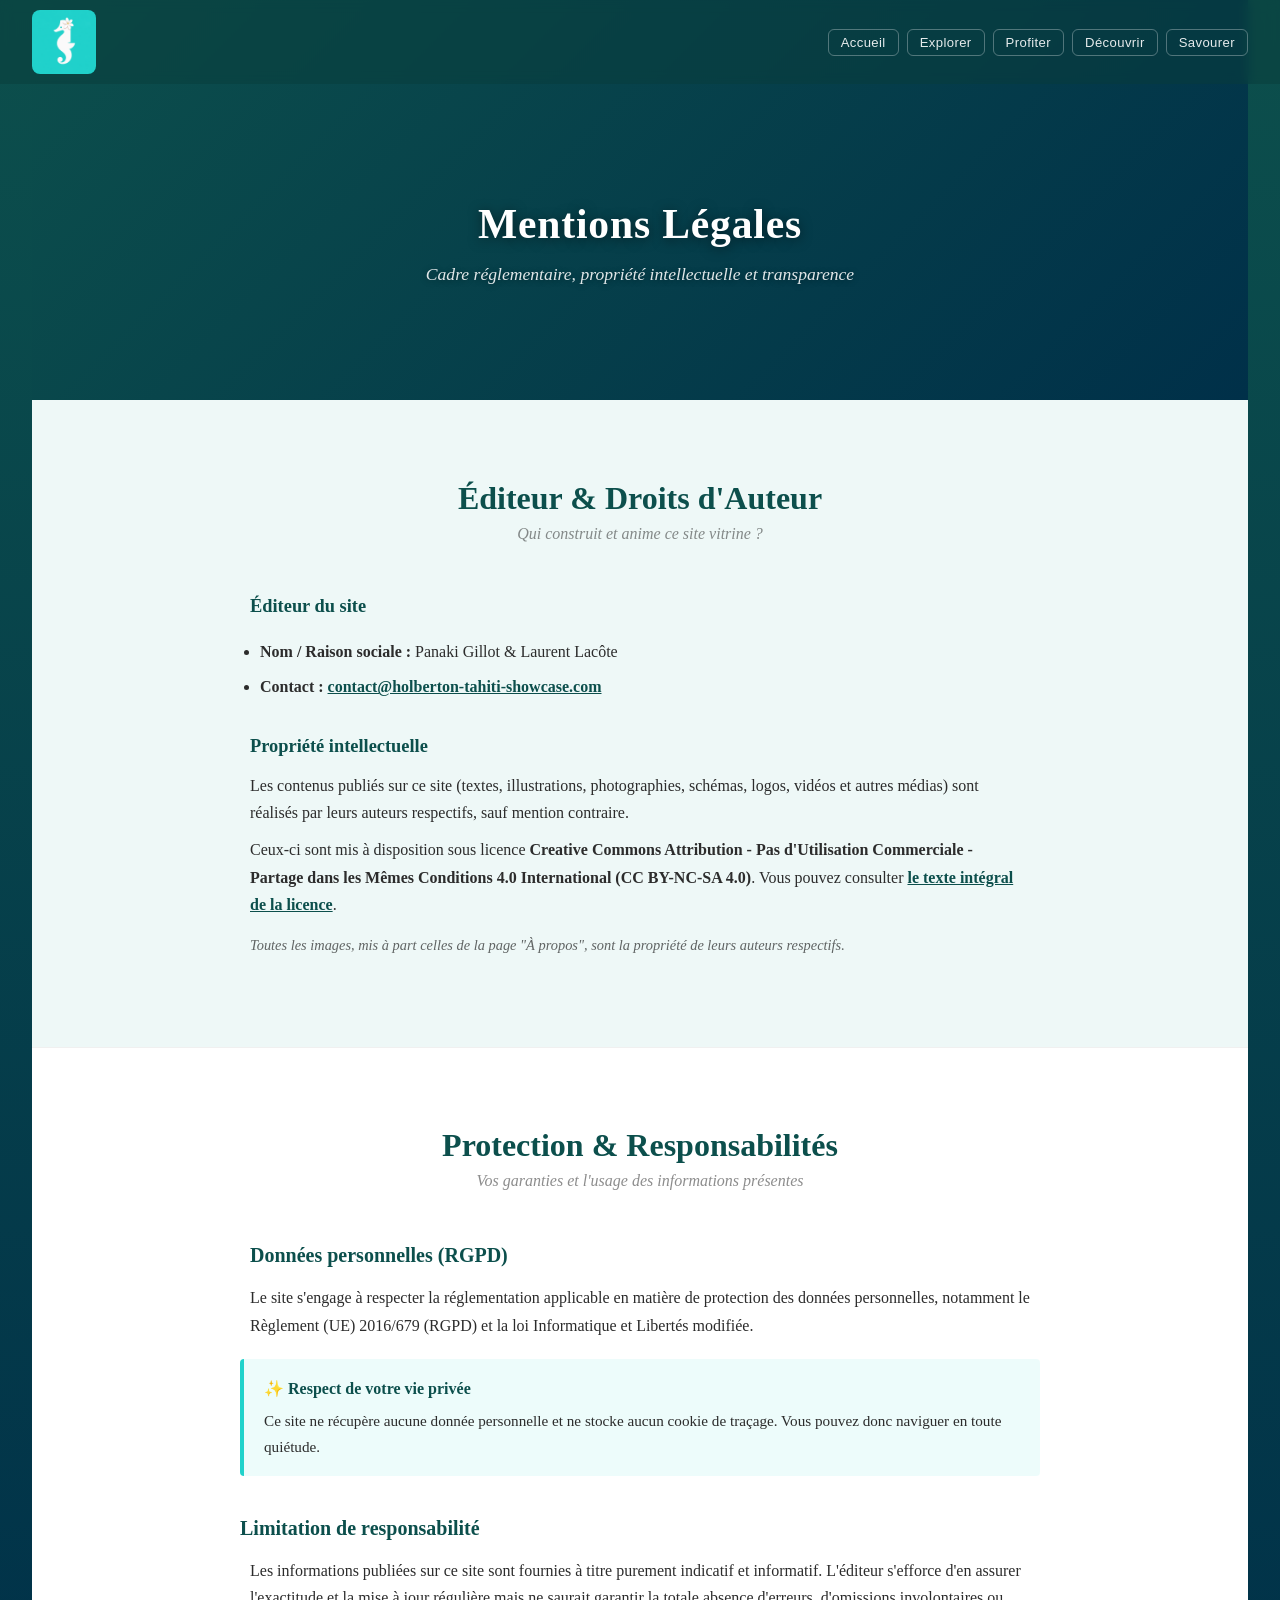
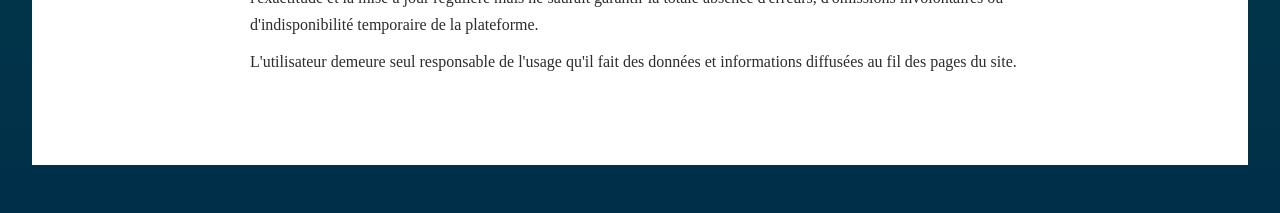
<file: website/mentions-legales.html>
<!DOCTYPE html>
<html lang="">
  <head>
    <meta charset="utf-8">
    <meta name="description" content="Mentions légales du site vitrine Holberton Tahiti">
    <title>Mentions Légales</title>
    <link rel="stylesheet" href="styles.css">
    <link rel="icon" type="image/png" sizes="32x32" href="/assets/all/favicon.ico">
  </head>
  <body>
    <header>
      <img class="header_logo" src="website_logo.png" alt="Logo Tahiti">
      <nav>
        <ul>
          <li><a href="accueil.html">Accueil</a></li>
          <li><a href="explorer.html">Explorer</a></li>
          <li><a href="profiter.html">Profiter</a></li>
          <li><a href="decouvrir.html">Découvrir</a></li>
          <li><a href="savourer.html">Savourer</a></li>
        </ul>
      </nav>
    </header>
    <main>
<article id="mentions-legales-page">

        <section class="hero" style="background: linear-gradient(135deg, var(--color_primary) 0%, var(--color_dark) 100%);">
          <div class="hero_content">
            <h1>Mentions Légales</h1>
            <p class="hero_subtitle">Cadre réglementaire, propriété intellectuelle et transparence</p>
          </div>
        </section>

        <section class="section section_light">
          <h2>Éditeur &amp; Droits d'Auteur</h2>
          <p class="section_subtitle">Qui construit et anime ce site vitrine ?</p>
          
          <div style="max-width: 800px; margin: 40px auto 0 auto; text-align: left; line-height: 1.7;">
            <p style="font-weight: 600; color: var(--color_primary); font-size: 1.15rem; margin-bottom: 10px;">Éditeur du site</p>
            <ul style="margin-bottom: 30px; padding-left: 20px;">
              <li style="margin-bottom: 8px;"><strong>Nom / Raison sociale :</strong> Panaki Gillot &amp; Laurent Lacôte</li>
              <li><strong>Contact :</strong> <a href="mailto:contact@holberton-tahiti-showcase.com" style="color: var(--color_primary); font-weight: 600; text-decoration: underline;">contact@holberton-tahiti-showcase.com</a></li>
            </ul>

            <p style="font-weight: 600; color: var(--color_primary); font-size: 1.15rem; margin-bottom: 10px;">Propriété intellectuelle</p>
            <p>Les contenus publiés sur ce site (textes, illustrations, photographies, schémas, logos, vidéos et autres médias) sont réalisés par leurs auteurs respectifs, sauf mention contraire.</p>
            <p>Ceux-ci sont mis à disposition sous licence <strong>Creative Commons Attribution - Pas d'Utilisation Commerciale - Partage dans les Mêmes Conditions 4.0 International (CC BY-NC-SA 4.0)</strong>. Vous pouvez consulter <a href="https://creativecommons.org/licenses/by-nc-sa/4.0/deed.fr" target="_blank" rel="noopener noreferrer" style="color: var(--color_primary); font-weight: 600;">le texte intégral de la licence</a>.</p>
            <p style="font-size: 0.9rem; color: rgba(0,0,0,0.6); font-style: italic; margin-top: 15px;">Toutes les images, mis à part celles de la page "À propos", sont la propriété de leurs auteurs respectifs.</p>
          </div>
        </section>

        <section class="section">
          <h2>Protection &amp; Responsabilités</h2>
          <p class="section_subtitle">Vos garanties et l'usage des informations présentes</p>
          
          <div style="max-width: 800px; margin: 40px auto 0 auto; text-align: left; line-height: 1.7;">
            <h3 style="color: var(--color_primary); font-size: 1.25rem; margin-bottom: 12px;">Données personnelles (RGPD)</h3>
            <p>Le site s'engage à respecter la réglementation applicable en matière de protection des données personnelles, notamment le Règlement (UE) 2016/679 (RGPD) et la loi Informatique et Libertés modifiée.</p>
            
            <div style="background-color: rgba(33, 210, 203, 0.08); border-left: 4px solid var(--color_logo); padding: 16px 20px; border-radius: 4px; margin: 20px 0;">
              <p style="margin: 0; font-weight: 600; color: var(--color_primary);">✨ Respect de votre vie privée</p>
              <p style="margin: 6px 0 0 0; font-size: 0.95rem;">Ce site ne récupère aucune donnée personnelle et ne stocke aucun cookie de traçage. Vous pouvez donc naviguer en toute quiétude.</p>
            </div>

            <h3 style="color: var(--color_primary); font-size: 1.25rem; margin: 35px 0 12px 0;">Limitation de responsabilité</h3>
            <p>Les informations publiées sur ce site sont fournies à titre purement indicatif et informatif. L'éditeur s'efforce d'en assurer l'exactitude et la mise à jour régulière mais ne saurait garantir la totale absence d'erreurs, d'omissions involontaires ou d'indisponibilité temporaire de la plateforme.</p>
            <p>L'utilisateur demeure seul responsable de l'usage qu'il fait des données et informations diffusées au fil des pages du site.</p>
          </div>
        </section>

      </article>
    </main>
    <footer></footer>
  </body>
</html>
</file>
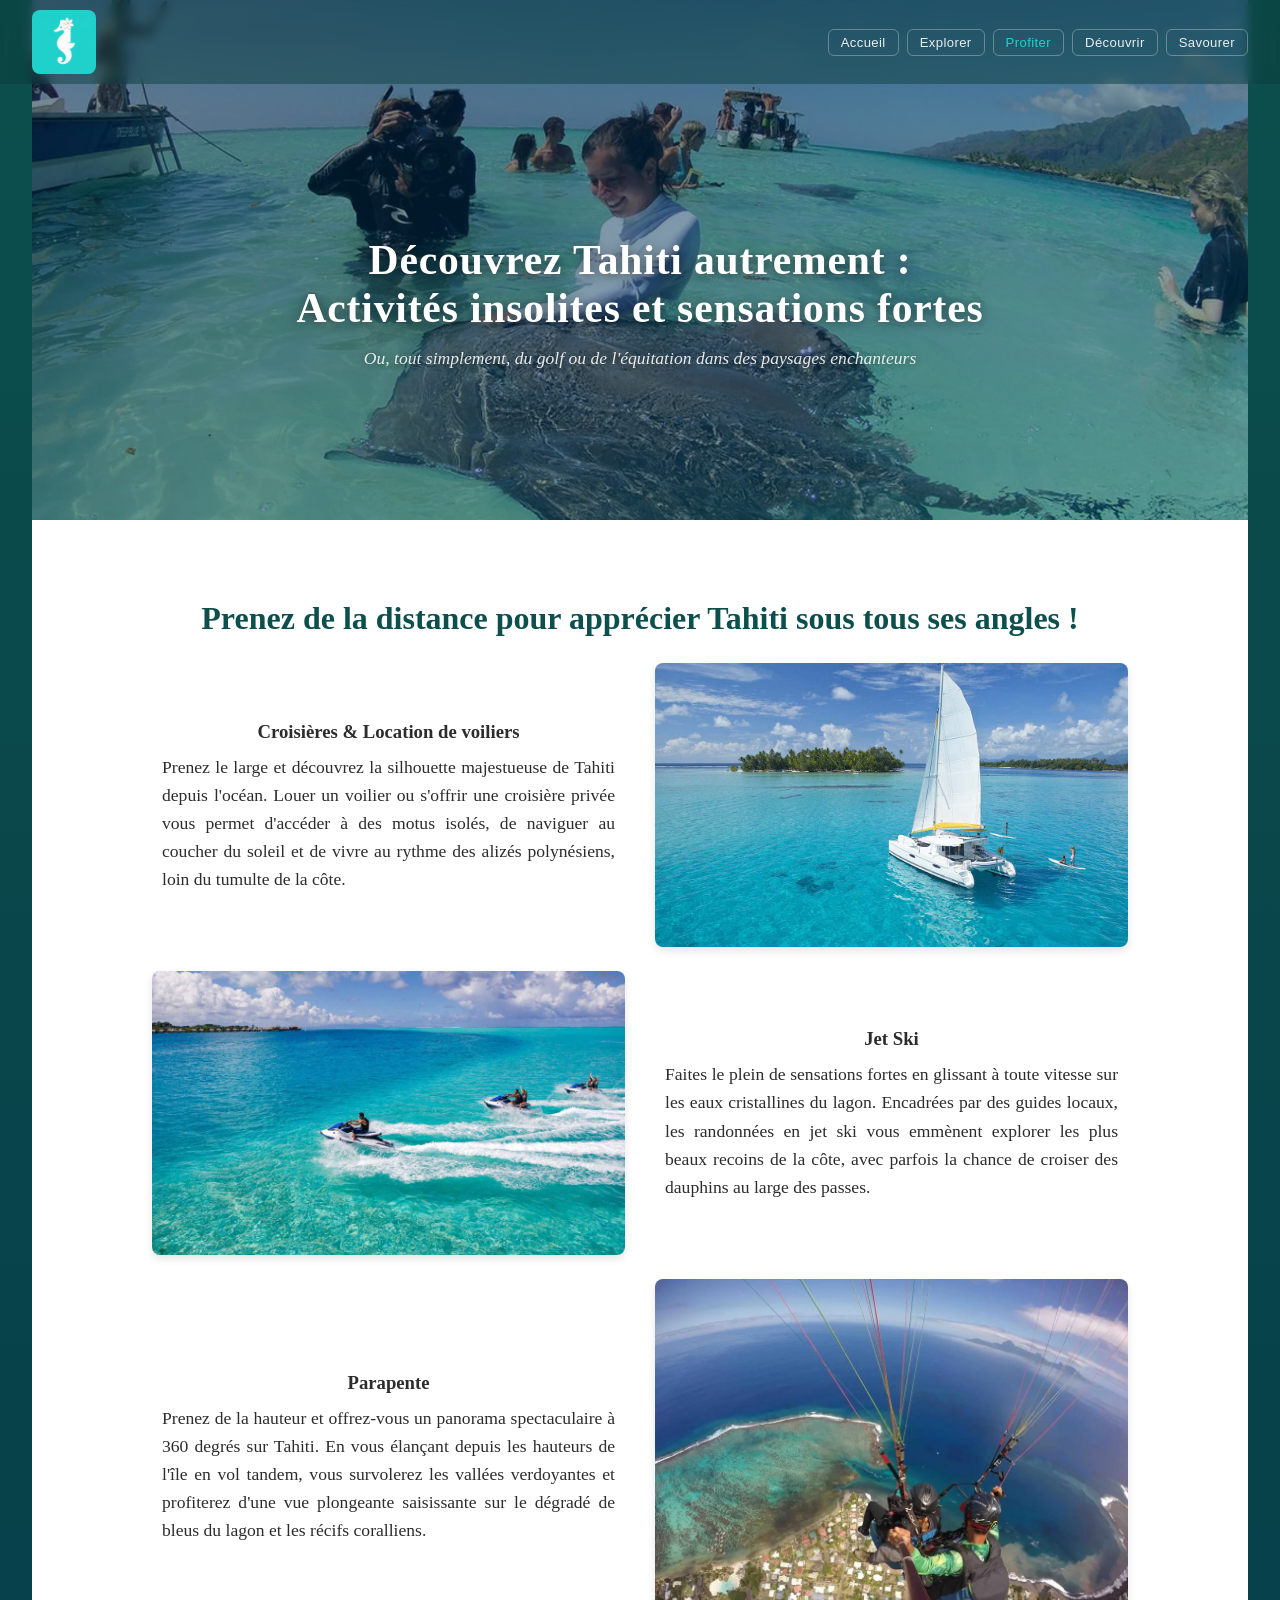
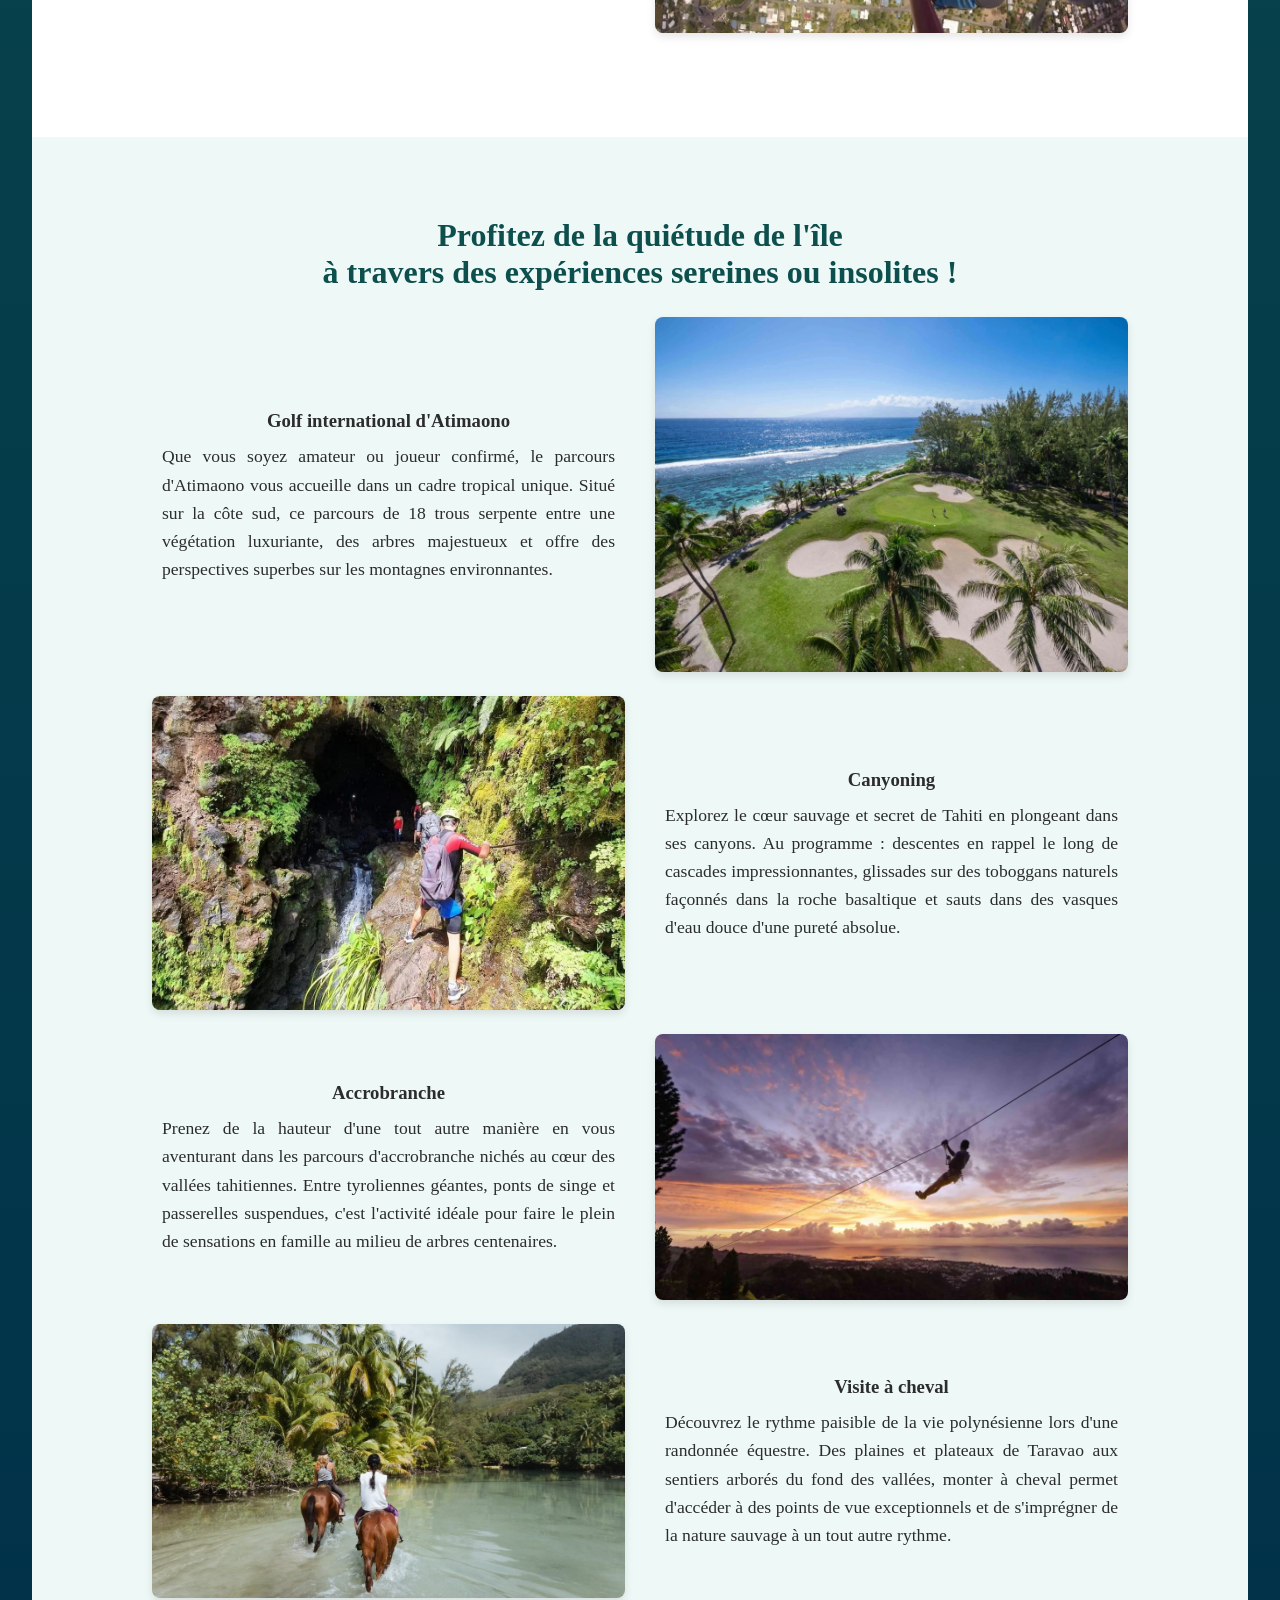
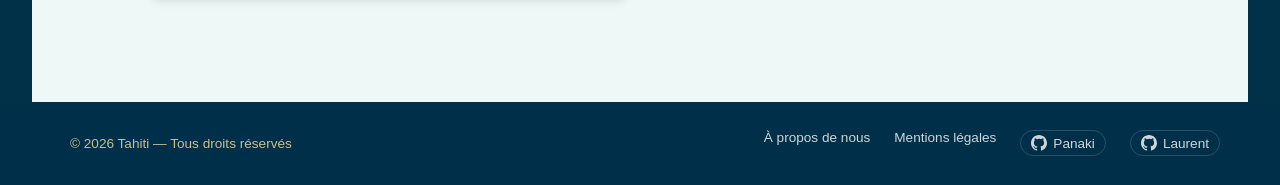
<file: website/profiter.html>
<!DOCTYPE html>
<html lang="fr">
  
  <head>
    <meta charset="utf-8">
    <meta name="viewport" content="width=device-width, initial-scale=1.0">
    <meta name="description" content="Organisez votre séjour à Tahiti, pour vivre un moment hors du temps !">
    <title>
      Profiter — Plages et lagon de Tahiti
    </title>
    <link rel="stylesheet" href="styles.css">
    <link rel="icon" type="image/png" sizes="32x32" href="/assets/all/favicon.ico">
    <script src="script.js" defer>
    </script>
  </head>
  
  <body>
    <header>
      <img class="header_logo" src="website_logo.png" alt="Logo Tahiti">
      <nav>
        <ul>
          <li><a href="accueil.html">Accueil</a></li>
          <li><a href="explorer.html">Explorer</a></li>
          <li><a href="profiter.html" class="nav_active">Profiter</a></li>
          <li><a href="decouvrir.html">Découvrir</a></li>
          <li><a href="savourer.html">Savourer</a></li>
        </ul>
      </nav>
    </header>
    <main>
      <article>
        <section class="hero decouvrir_hero">
          <div class="hero_content">
            <h1>Découvrez Tahiti autrement :<br>Activités insolites et sensations fortes</h1>
            <p class="hero_subtitle">
              Ou, tout simplement, du golf ou de l'équitation dans des paysages enchanteurs
            </p>
          </div>
        </section>
        <section class="section">
          <h2>Prenez de la distance pour apprécier Tahiti sous tous ses angles !</h2>
          <br>
          <div class="activity-block">
            <div class="activity-main">
              <div class="activity-text">
                <h3>Croisières & Location de voiliers</h3>
                <p>
                  Prenez le large et découvrez la silhouette majestueuse de Tahiti depuis
                  l'océan. Louer un voilier ou s'offrir une croisière privée vous permet
                  d'accéder à des motus isolés, de naviguer au coucher du soleil et de vivre
                  au rythme des alizés polynésiens, loin du tumulte de la côte.
                </p>
              </div>
              <div class="activity-image">
                <img src="assets/profiter/profiter__voiliers.jpg" alt="Voilier naviguant au large de Tahiti">
              </div>
            </div>
          </div>
          <div class="activity-block">
            <div class="activity-main">
              <div class="activity-text">
                <h3>Jet Ski</h3>
                <p>
                  Faites le plein de sensations fortes en glissant à toute vitesse sur les
                  eaux cristallines du lagon. Encadrées par des guides locaux, les randonnées
                  en jet ski vous emmènent explorer les plus beaux recoins de la côte, avec
                  parfois la chance de croiser des dauphins au large des passes.
                </p>
              </div>
              <div class="activity-image">
                <img src="assets/profiter/profiter__jetskis.jpg" alt="Session de jet ski dans le lagon de Tahiti">
              </div>
            </div>
          </div>
          <div class="activity-group">
            <div class="activity-block">
              <div class="activity-main">
                <div class="activity-text">
                  <h3>Parapente</h3>
                  <p>
                    Prenez de la hauteur et offrez-vous un panorama spectaculaire à 360 degrés
                    sur Tahiti. En vous élançant depuis les hauteurs de l'île en vol tandem,
                    vous survolerez les vallées verdoyantes et profiterez d'une vue plongeante
                    saisissante sur le dégradé de bleus du lagon et les récifs coralliens.
                  </p>
                </div>
                <div class="activity-image">
                  <img src="assets/profiter/profiter__parapente.jpg" alt="Vol en parapente au-dessus de Tahiti">
                </div>
              </div>
            </div>
          </div>
        </section>
        <section class="section section_light">
          <div class="activity-group">
            <h2>Profitez de la quiétude de l'île<br>à travers des expériences sereines ou insolites !</h2>
            <br>
            <div class="activity-block">
              <div class="activity-main">
                <div class="activity-text">
                  <h3>Golf international d'Atimaono</h3>
                  <p>
                    Que vous soyez amateur ou joueur confirmé, le parcours d'Atimaono vous
                    accueille dans un cadre tropical unique. Situé sur la côte sud, ce parcours
                    de 18 trous serpente entre une végétation luxuriante, des arbres majestueux
                    et offre des perspectives superbes sur les montagnes environnantes.
                  </p>
                </div>
                <div class="activity-image">
                  <img src="assets/profiter/profiter__golfs.jpg" alt="Green du terrain de golf de Tahiti">
                </div>
              </div>
            </div>
            <div class="activity-block">
              <div class="activity-main">
                <div class="activity-text">
                  <h3>Canyoning</h3>
                  <p>
                    Explorez le cœur sauvage et secret de Tahiti en plongeant dans ses canyons.
                    Au programme : descentes en rappel le long de cascades impressionnantes,
                    glissades sur des toboggans naturels façonnés dans la roche basaltique
                    et sauts dans des vasques d'eau douce d'une pureté absolue.
                  </p>
                </div>
                <div class="activity-image">
                  <img src="assets/profiter/profiter__canyoning.jpg" alt="Descente en rappel dans une cascade à Tahiti">
                </div>
              </div>
            </div>
            <div class="activity-block">
              <div class="activity-main">
                <div class="activity-text">
                  <h3>Accrobranche</h3>
                  <p>
                    Prenez de la hauteur d'une tout autre manière en vous aventurant dans
                    les parcours d'accrobranche nichés au cœur des vallées tahitiennes. Entre
                    tyroliennes géantes, ponts de singe et passerelles suspendues, c'est l'activité
                    idéale pour faire le plein de sensations en famille au milieu de arbres
                    centenaires.
                  </p>
                </div>
                <div class="activity-image">
                  <img src="assets/profiter/profiter__accrobranche.jpg" alt="Parcours d'accrobranche dans les arbres">
                </div>
              </div>
            </div>
            <div class="activity-block">
              <div class="activity-main">
                <div class="activity-text">
                  <h3>Visite à cheval</h3>
                  <p>
                    Découvrez le rythme paisible de la vie polynésienne lors d'une randonnée
                    équestre. Des plaines et plateaux de Taravao aux sentiers arborés du fond
                    des vallées, monter à cheval permet d'accéder à des points de vue exceptionnels
                    et de s'imprégner de la nature sauvage à un tout autre rythme.
                  </p>
                </div>
                <div class="activity-image">
                  <img src="assets/profiter/profiter__equitation.jpg" alt="Randonnée à cheval sur les hauteurs de Tahiti">
                </div>
              </div>
            </div>
          </div>
        </section>
      </article>
      <aside>
      </aside>
    </main>
    <footer>
      <div class="footer_bottom">
        <span>
          © 2026 Tahiti — Tous droits réservés
        </span>
        <nav class="footer_nav">
          <a href="a-propos.html">
            À propos de nous
          </a>
          <a href="mentions-legales.html">
            Mentions légales
          </a>
          <a href="https://github.com/panaki-gillot" target="_blank" class="github_link">
            <svg class="github_icon" viewBox="0 0 24 24" xmlns="http://www.w3.org/2000/svg">
              <path d="M12 0C5.37 0 0 5.37 0 12c0 5.3 3.438 9.8 8.205 11.385.6.113.82-.258.82-.577 0-.285-.01-1.04-.015-2.04-3.338.724-4.042-1.61-4.042-1.61-.546-1.387-1.333-1.756-1.333-1.756-1.089-.745.083-.729.083-.729 1.205.084 1.839 1.237 1.839 1.237 1.07 1.834 2.807 1.304 3.492.997.107-.775.418-1.305.762-1.604-2.665-.305-5.467-1.334-5.467-5.931 0-1.311.469-2.381 1.236-3.221-.124-.303-.535-1.524.117-3.176 0 0 1.008-.322 3.301 1.23A11.509 11.509 0 0 1 12 5.803c1.02.005 2.047.138 3.006.404 2.291-1.552 3.297-1.23 3.297-1.23.653 1.653.242 2.874.118 3.176.77.84 1.235 1.911 1.235 3.221 0 4.609-2.807 5.624-5.479 5.921.43.372.823 1.102.823 2.222 0 1.606-.015 2.896-.015 3.286 0 .315.216.69.825.572C20.565 21.795 24 17.298 24 12c0-6.63-5.37-12-12-12z"
              />
            </svg>
            Panaki
          </a>
          <a href="https://github.com/llacote-holberton" target="_blank" class="github_link">
            <svg class="github_icon" viewBox="0 0 24 24" xmlns="http://www.w3.org/2000/svg">
              <path d="M12 0C5.37 0 0 5.37 0 12c0 5.3 3.438 9.8 8.205 11.385.6.113.82-.258.82-.577 0-.285-.01-1.04-.015-2.04-3.338.724-4.042-1.61-4.042-1.61-.546-1.387-1.333-1.756-1.333-1.756-1.089-.745.083-.729.083-.729 1.205.084 1.839 1.237 1.839 1.237 1.07 1.834 2.807 1.304 3.492.997.107-.775.418-1.305.762-1.604-2.665-.305-5.467-1.334-5.467-5.931 0-1.311.469-2.381 1.236-3.221-.124-.303-.535-1.524.117-3.176 0 0 1.008-.322 3.301 1.23A11.509 11.509 0 0 1 12 5.803c1.02.005 2.047.138 3.006.404 2.291-1.552 3.297-1.23 3.297-1.23.653 1.653.242 2.874.118 3.176.77.84 1.235 1.911 1.235 3.221 0 4.609-2.807 5.624-5.479 5.921.43.372.823 1.102.823 2.222 0 1.606-.015 2.896-.015 3.286 0 .315.216.69.825.572C20.565 21.795 24 17.298 24 12c0-6.63-5.37-12-12-12z"
              />
            </svg>
            Laurent
          </a>
        </nav>
      </div>
    </footer>
  </body>

</html>
</file>
<file: website/styles.css>
/*
 * NOTES DE LAURENT
 * TODO en priorité 1
 * - Largeur de page (Laurent)
 * - Grille CSS (Laurent)
 * - Définition des variables CSS (Laurent)
 * - Choix des couleurs (Panaki)
 */

/* ========== CSS VARIABLES ========== */
:root {
  /* COLORS */
  --color_logo:      #21d2cb;
  --color_primary:   #0c4f4c;
  --color_dark_green: #0b4542;
  --color_dark_green_soft: color-mix(in srgb, var(--color_dark_green) 15%, white); /* Anciennement rgba(12, 79, 76, 0.15) */
  --color_secondary: #cbbd93;
  --color_dark:      #003049;
  --color_light:     #f4f8f8;
  --color_text:      #2c2c2c;
  /* FONTS */
  --font_sans: Arial, sans-serif; /* Labels, nav links, buttons */
  --font_serif: Georgia, 'Times New Roman', serif;

  --header-height: 84px; /* logo 64px + padding 10px × 2 */
}

/* ========== CLASSES UTILITAIRES ========== */
.ui_grid {
  display: grid;
  gap: 24px;
  margin-top: 40px;
}
.ui_grid_3 { grid-template-columns: repeat(3, 1fr); }
.ui_grid_4 { grid-template-columns: repeat(4, 1fr); }



.ui_card {
  background-color: #ffffff;
  border-radius: 14px;
  padding: 24px;
  overflow: hidden;
  position: relative;
  /* Préparation de toutes les transitions possibles pour un effet fluide */
  transition: transform 0.2s ease, box-shadow 0.2s ease, border-color 0.2s ease, background-color 0.2s ease;
}

.ui_card_interactive {
  cursor: pointer;
}

.ui_card_interactive:hover {
  transform: translateY(-5px);
  box-shadow: 0 12px 28px rgba(0,0,0,0.12);
}

/* ========== RESET & BASE ========== */
* {
  box-sizing: border-box;
}

html                     { scroll-padding-top: var(--header-height); }

body {
  margin: 0;
  font-family: var(--font_serif);
  color: var(--color_text);
  scroll-behavior: smooth;
  background: linear-gradient(to bottom, var(--color_primary) 0%, var(--color_dark) 100%);
}

main { width: 95%; margin: 0 auto; }
main > * { background-color: #ffffff; }

main:not(:has(.hero)) { padding-top: var(--header-height); }
h2, h3, h4, p, span { color: var(--color_text); margin: 10px; }

.section_light { background-color: #eef8f7 !important; }
.section_sand  { background-color: #fdf8f0 !important; }
.section_dark  { background-color: var(--color_dark) !important; }

/* ========== HEADER ========== */
header {
  position: fixed;
  top: 0;
  width: 100%;
  z-index: 100;
  display: flex;
  align-items: center;
  justify-content: space-between;
  padding: 10px 32px;
  background: rgba(10, 61, 58, 0.45);
  backdrop-filter: blur(6px);
  box-shadow: none;
  transition: background 0.35s ease, box-shadow 0.35s ease;
}

header.scrolled {
  background: rgba(10, 61, 58, 0.45);
  box-shadow: none;
}

.header_logo {
  height: 64px;
  width: auto;
  border-radius: 8px;
}

nav ul {
  display: flex;
  align-items: center;
  list-style: none;
  margin: 0;
  padding: 0;
  gap: 8px;
}

nav li {
  border: 1px solid rgba(255, 255, 255, 0.3);
  border-radius: 6px;
  transition: background 0.2s, border-color 0.2s;
}

nav li:hover {
  background: rgba(255, 255, 255, 0.12);
  border-color: var(--color_logo);
}

nav li a {
  display: block;
  padding: 5px 12px;
  text-decoration: none;
  color: rgba(255, 255, 255, 0.9);
  font-family: var(--font_sans);
  font-size: 0.82rem;
  letter-spacing: 0.03em;
  transition: color 0.2s;
}

nav li a:hover {
  color: var(--color_logo);
}

/* ===== Titre dans le header (pages internes) ===== */
.header_title h1 {
  color: white;
  font-size: 1.1rem;
  margin: 0 0 4px 0;
}

.header_title .hero_subtitle {
  color: var(--color_logo);
  font-size: 0.85rem;
  margin: 0;
  opacity: 0.85;
}

/* ========== HERO (Panaki) ========== */
.hero {
  min-height: 400px;
  padding-top: var(--header-height);
  background:
    linear-gradient(to bottom, rgba(0,0,0,0.1) 0%, rgba(0,0,0,0.55) 100%),
    url('images/header-bg.jpg') center / cover no-repeat,
    linear-gradient(135deg, #0a3d3a, var(--color_primary));
  display: flex;
  align-items: center;
  justify-content: center;
}

.hero_content {
  display: flex;
  flex-direction: column;
  align-items: center;
  text-align: center;
  padding: 40px;
  gap: 16px;
}

.hero_content h1 {
  color: white;
  font-size: 2.6rem;
  font-weight: 700;
  margin: 0;
  text-shadow: 0 2px 12px rgba(0,0,0,0.5);
  letter-spacing: 0.02em;
}

.hero_subtitle {
  color: rgba(255, 255, 255, 0.88);
  font-size: 1.1rem;
  font-style: italic;
  margin: 0;
  text-shadow: 0 1px 6px rgba(0,0,0,0.4);
}

.hero_btn {
  display: inline-block;
  margin-top: 8px;
  padding: 12px 36px;
  background: var(--color_logo);
  color: var(--color_primary);
  font-family: var(--font_sans);
  font-size: 0.95rem;
  font-weight: 700;
  letter-spacing: 0.08em;
  text-transform: uppercase;
  text-decoration: none;
  border-radius: 30px;
  transition: background 0.2s, transform 0.15s;
}

.hero_btn:hover {
  background: white;
  transform: translateY(-2px);
}

/* ========== SECTIONS COMMUNES ========== */
.section {
  padding: 80px 120px;
  text-align: center;
  box-shadow: 0 1px 0 rgba(0,0,0,0.06);
}

.section h2 {
  font-size: 2rem;
  color: var(--color_primary);
  margin: 0 0 8px 0;
}

.section_subtitle {
  font-size: 1rem;
  color: rgba(0,0,0,0.45);
  font-style: italic;
  margin: 0 0 48px 0;
}

/* ===== Insider note (Laurent — pages de contenu) ===== */
.insider_note {
  border-left: 3px solid var(--color_logo);
  padding: 12px 20px;
  background: rgba(33, 210, 203, 0.06);
  font-style: italic;
  color: rgba(0,0,0,0.6);
}

/* ========== CARTES SERVICES (Panaki) ========== */

.service_card {
  border: 1px solid var(--color_dark_green_soft);
  text-decoration: none;
  color: var(--color_text);
  text-align: center;
}

.service_card:hover {
  box-shadow: 0 8px 28px rgba(12,79,76,0.15);
  transform: translateY(-5px);
  border-color: var(--color_logo);
}

.service_icon {
  font-size: 2.4rem;
  display: block;
  margin-bottom: 14px;
}

.service_card h3 {
  color: var(--color_primary);
  font-size: 1.1rem;
  margin: 0 0 10px 0;
}

.service_card p {
  color: rgba(0,0,0,0.55);
  font-size: 0.88rem;
  line-height: 1.6;
  margin: 0;
}

/* ========== AVIS SUR DES LIEUX ========== */

.avis_card {
  padding: 0px;
  overflow: hidden;
  box-shadow: 0 2px 16px rgba(0,0,0,0.07);
}

.avis_card:hover {
  transform: translateY(-5px);
  box-shadow: 0 12px 32px rgba(0,0,0,0.12);
}

.avis_photo_placeholder {
  width: 100%;
  height: 200px;
  background: linear-gradient(135deg, var(--color_dark_green_soft), rgba(33,210,203,0.15));
  border-bottom: 2px dashed rgba(12,79,76,0.15);
}

.avis_photo_placeholder img {
  width: 100%;
  height: 100%;
  object-fit: cover;
}

.avis_content {
  padding: 20px;
  text-align: left;
}

.avis_lieu {
  font-family: var(--font_sans);
  font-size: 0.78rem;
  font-weight: 700;
  color: var(--color_logo);
  text-transform: uppercase;
  letter-spacing: 0.05em;
}

.avis_texte {
  color: rgba(0,0,0,0.65);
  font-style: italic;
  font-size: 0.9rem;
  line-height: 1.7;
  margin: 10px 0 16px;
}

.avis_auteur {
  display: flex;
  align-items: center;
  gap: 12px;
}

.avis_avatar {
  width: 40px;
  height: 40px;
  border-radius: 50%;
  background: var(--color_dark_green_soft);
  border: 2px dashed rgba(12,79,76,0.2);
  overflow: hidden;
  flex-shrink: 0;
}

.avis_avatar img {
  width: 100%;
  height: 100%;
  object-fit: cover;
}

.avis_auteur strong {
  display: block;
  color: var(--color_primary);
  font-size: 0.88rem;
}

.avis_etoiles {
  color: #f5a623;
  font-size: 0.85rem;
}

/* ========== AGENDA / ÉVÉNEMENTS ========== */
.agenda_card {
  display: flex;
  gap: 20px;
  align-items: flex-start;
  border: 1px solid var(--color_dark_green_soft);
  text-align: left;
}

.agenda_card:hover {
  box-shadow: 0 8px 24px var(--color_dark_green_soft);
  transform: translateY(-3px);
}

.agenda_date {
  display: flex;
  flex-direction: column;
  align-items: center;
  background: rgba(33, 210, 203, 0.15);
  color: var(--color_primary);
  border-radius: 10px;
  padding: 10px 14px;
  flex-shrink: 0;
  min-width: 52px;
}

.agenda_mois {
  font-family: var(--font_sans);
  font-size: 0.7rem;
  text-transform: uppercase;
  letter-spacing: 0.08em;
  opacity: 0.7;
}

.agenda_jour {
  font-size: 1.6rem;
  font-weight: 700;
  line-height: 1;
  color: var(--color_primary);
}

.agenda_tag {
  display: inline-block;
  background: rgba(203, 189, 147, 0.3);
  color: #7a6a3a;
  font-family: var(--font_sans);
  font-size: 0.72rem;
  font-weight: 700;
  padding: 2px 8px;
  border-radius: 10px;
  text-transform: uppercase;
  letter-spacing: 0.05em;
  margin-bottom: 8px;
}

.agenda_info h3 {
  color: var(--color_primary);
  font-size: 0.98rem;
  margin: 0 0 8px 0;
}

.agenda_info p {
  color: rgba(0,0,0,0.55);
  font-size: 0.84rem;
  line-height: 1.6;
  margin: 0 0 12px 0;
}

.agenda_lien {
  color: var(--color_logo);
  font-family: var(--font_sans);
  font-size: 0.82rem;
  font-weight: 600;
  text-decoration: none;
  transition: opacity 0.2s;
}

.agenda_lien:hover {
  opacity: 0.7;
}

.agenda_card_img {
  flex-direction: column;
  padding: 0;
  overflow: hidden;
}

.agenda_img {
  width: 100%;
  height: 160px;
  object-fit: cover;
}

.agenda_card_body {
  display: flex;
  gap: 20px;
  align-items: flex-start;
  padding: 20px;
}

/* ========== PAGE DÉCOUVRIR ========== */
.decouvrir_hero {
  min-height: 520px;
  background:
    linear-gradient(160deg, rgba(0,30,60,0.55) 0%, rgba(0,80,120,0.45) 100%),
    url('images/bora-bora-diving-and-swimming.webp') center / cover no-repeat,
    linear-gradient(160deg, #003d5b 0%, #006994 100%);
}

.dec_hero_tag {
  display: inline-block;
  background: rgba(33,210,203,0.2);
  color: var(--color_logo);
  border: 1px solid rgba(33,210,203,0.4);
  font-family: var(--font_sans);
  font-size: 0.82rem;
  font-weight: 700;
  padding: 5px 14px;
  border-radius: 20px;
  letter-spacing: 0.06em;
  text-transform: uppercase;
  margin-bottom: 4px;
}

/* Stats bar */
.dec_stats {
  display: grid;
  grid-template-columns: repeat(4, 1fr);
  background: var(--color_primary);
}

.dec_stat {
  display: flex;
  flex-direction: column;
  align-items: center;
  padding: 28px 20px;
  border-right: 1px solid rgba(255,255,255,0.08);
  gap: 4px;
}

.dec_stat:last-child { border-right: none; }

.dec_stat_number {
  font-family: Georgia, serif;
  font-size: 2rem;
  font-weight: 700;
  color: var(--color_logo);
}

.dec_stat_label {
  font-family: var(--font_sans);
  font-size: 0.78rem;
  color: rgba(255,255,255,0.65);
  text-transform: uppercase;
  letter-spacing: 0.05em;
}

/* Intro image teaser */
.dec_intro_img {
  background: url('images/bora-bora-diving-and-swimming.webp') center / cover no-repeat !important;
  border: none !important;
  min-height: 320px;
  border-radius: 16px;
}

/* Fauna tag variants */
.fauna_tag_blue  { background: rgba(0,105,148,0.15); color: #006994; }
.fauna_tag_green { background: rgba(45,106,79,0.15); color: #2d6a4f; }
.fauna_tag_orange{ background: rgba(231,111,81,0.15); color: #c1551e; }
.fauna_tag_sand  { background: rgba(203,189,147,0.3); color: #7a6a3a; }

/* Top spots */
.dec_spots_section { background: var(--color_dark) !important; }

.dec_spot_card {
  background: rgba(255,255,255,0.05);
  border: 1px solid rgba(255,255,255,0.1);
  border-radius: 16px;
  text-align: left;
}

.dec_spot_card:hover {
  background: rgba(255,255,255,0.09);
  transform: translateY(-4px);
}

.dec_spot_rank {
  font-family: Georgia, serif;
  font-size: 3rem;
  font-weight: 700;
  color: rgba(33,210,203,0.25);
  line-height: 1;
  margin-bottom: 12px;
}

.dec_spot_ile {
  font-family: var(--font_sans);
  font-size: 0.75rem;
  font-weight: 700;
  color: var(--color_logo);
  text-transform: uppercase;
  letter-spacing: 0.06em;
}

.dec_spot_card h3 {
  color: white;
  font-size: 1.15rem;
  margin: 6px 0 12px 0;
}

.dec_spot_card p {
  color: rgba(255,255,255,0.6);
  font-size: 0.88rem;
  line-height: 1.7;
  margin: 0 0 16px 0;
}

.dec_spot_infos {
  display: flex;
  gap: 12px;
  flex-wrap: wrap;
}

.dec_spot_infos span {
  font-family: var(--font_sans);
  font-size: 0.75rem;
  color: rgba(255,255,255,0.45);
  background: rgba(255,255,255,0.06);
  padding: 3px 10px;
  border-radius: 10px;
}

/* Planifier section */

.dec_planifier_card {
  padding: 28px 22px;
  box-shadow: 0 2px 12px rgba(0,0,0,0.06);
}

.dec_planifier_card:hover {
  transform: translateY(-4px);
  box-shadow: 0 10px 28px rgba(0,0,0,0.1);
}

.dec_planifier_icon {
  font-size: 2rem;
  display: block;
  margin-bottom: 12px;
}

.dec_planifier_card h3 {
  color: var(--color_primary);
  font-size: 1rem;
  margin: 0 0 10px 0;
}

.dec_planifier_card p {
  color: rgba(0,0,0,0.6);
  font-size: 0.85rem;
  line-height: 1.7;
  margin: 0;
}

nav li a.nav_active {
  color: var(--color_logo);
  border-color: var(--color_logo);
}

/* Intro */
.intro_content {
  display: flex;
  gap: 60px;
  align-items: center;
  text-align: left;
  margin-top: 40px;
}

.intro_img_placeholder {
  flex: 1;
  min-height: 280px;
  border-radius: 16px;
  background: rgba(12,79,76,0.08);
  border: 2px dashed rgba(12,79,76,0.2);
}

.intro_text_block {
  flex: 1;
}

.intro_text_block p {
  color: rgba(0,0,0,0.65);
  line-height: 1.9;
  margin: 0 0 16px 0;
}

/* Faune & Flore */
.fauna_category {
  color: var(--color_primary);
  font-size: 1.2rem;
  margin: 48px 0 24px;
  padding-bottom: 8px;
  border-bottom: 2px solid var(--color_dark_green_soft);
  text-align: left;
}

.fauna_card {
  border-radius: 14px;
  padding: 0;
  overflow: hidden;
  box-shadow: 0 2px 12px rgba(0,0,0,0.06);
}

.fauna_card:hover {
  transform: translateY(-5px);
  box-shadow: 0 10px 28px rgba(0,0,0,0.12);
}

.fauna_img_placeholder {
  width: 100%;
  height: 180px;
  background: linear-gradient(135deg, rgba(0,105,148,0.15), rgba(33,210,203,0.15));
  border-bottom: 2px dashed rgba(12,79,76,0.15);
}

.fauna_info {
  padding: 16px;
  text-align: left;
}

.fauna_info h4 {
  color: var(--color_primary);
  margin: 0 0 4px 0;
  font-size: 1rem;
}

.fauna_latin {
  color: rgba(0,0,0,0.35);
  font-style: italic;
  font-size: 0.8rem;
  margin: 0 0 10px 0;
}

.fauna_info p {
  color: rgba(0,0,0,0.6);
  font-size: 0.85rem;
  line-height: 1.6;
  margin: 0 0 12px 0;
}

.fauna_tag {
  display: inline-block;
  background: rgba(33,210,203,0.12);
  color: var(--color_primary);
  font-family: var(--font_sans);
  font-size: 0.75rem;
  font-weight: 600;
  padding: 3px 10px;
  border-radius: 12px;
}

/* Activités */

.activite_card {
  border: 1px solid rgba(12,79,76,0.12);
  padding: 28px 22px;
}

.activite_card:hover {
  box-shadow: 0 8px 24px rgba(12,79,76,0.12);
  transform: translateY(-4px);
}

.activite_icon {
  font-size: 2rem;
  display: block;
  margin-bottom: 12px;
}

.activite_card h3 {
  color: var(--color_primary);
  font-size: 1rem;
  margin: 0 0 10px 0;
}

.activite_card > p {
  color: rgba(0,0,0,0.6);
  font-size: 0.85rem;
  line-height: 1.6;
  margin: 0 0 16px 0;
}

.activite_details {
  list-style: none;
  padding: 0;
  margin: 0;
  display: flex;
  flex-direction: column;
  gap: 6px;
}

.activite_details li {
  font-family: var(--font_sans);
  font-size: 0.8rem;
  color: var(--color_primary);
  padding-left: 16px;
  position: relative;
}

.activite_details li::before {
  content: "✓";
  position: absolute;
  left: 0;
  color: var(--color_logo);
  font-weight: bold;
}

/* Planifier */

.planifier_card {
  border: 1px solid rgba(255,255,255,0.12);
  padding: 28px 22px;
}

.planifier_card:hover {
  background: rgba(255,255,255,0.1);
}

.planifier_icon {
  font-size: 1.8rem;
  display: block;
  margin-bottom: 12px;
}

.planifier_card h3 {
  color: white;
  font-size: 1rem;
  margin: 0 0 14px 0;
}

.planifier_card ul {
  list-style: none;
  padding: 0;
  margin: 0;
  display: flex;
  flex-direction: column;
  gap: 8px;
}

.planifier_card li {
  color: rgba(255,255,255,0.7);
  font-family: var(--font_sans);
  font-size: 0.84rem;
  padding-left: 14px;
  position: relative;
}

.planifier_card li::before {
  content: "—";
  position: absolute;
  left: 0;
  color: var(--color_logo);
}

.planifier_card a {
  color: var(--color_logo);
  text-decoration: none;
  transition: opacity 0.2s;
}

.planifier_card a:hover {
  opacity: 0.75;
}

/* Insider's note */
.insider_section {
  background: var(--color_light);
}

.insider_note_block {
  display: flex;
  align-items: flex-start;
  gap: 24px;
  background: white;
  border-left: 4px solid var(--color_logo);
  border-radius: 0 14px 14px 0;
  padding: 32px;
  max-width: 800px;
  margin: 0 auto;
  box-shadow: 0 4px 20px rgba(0,0,0,0.06);
  text-align: left;
}

.insider_emoji {
  font-size: 2.5rem;
  flex-shrink: 0;
}

.insider_note_block h3 {
  color: var(--color_primary);
  margin: 0 0 10px 0;
}

.insider_note_block p {
  color: rgba(0,0,0,0.65);
  line-height: 1.8;
  margin: 0;
  font-style: italic;
}

/* ========== FOOTER ========== */
.footer_logo_wrap {
  display: flex;
  justify-content: center;
  padding: 28px 0 16px;
  border-bottom: 1px solid rgba(255,255,255,0.08);
  margin-bottom: 16px;
}

.footer_logo {
  height: 64px;
  width: auto;
  border-radius: 8px;
  opacity: 0.85;
  transition: opacity 0.2s;
}

.footer_logo:hover { opacity: 1; }

footer {
  background: var(--color_dark);
  color: rgba(255, 255, 255, 0.85);
  padding: 24px 60px;
}

.footer_bottom {
  display: flex;
  justify-content: space-between;
  align-items: center;
  font-size: 0.85rem;
  font-family: var(--font_sans);
}

.footer_bottom > span {
  color: var(--color_secondary);
}

.footer_nav {
  display: flex;
  gap: 24px;
}

.footer_nav a {
  text-decoration: none;
  color: rgba(255, 255, 255, 0.8);
  transition: color 0.2s;
}

.footer_nav a:hover {
  color: var(--color_logo);
}

.github_link {
  display: inline-flex;
  align-items: center;
  gap: 6px;
  color: rgba(255, 255, 255, 0.8);
  text-decoration: none;
  font-family: var(--font_sans);
  font-size: 0.85rem;
  padding: 4px 10px;
  border: 1px solid rgba(255,255,255,0.15);
  border-radius: 20px;
  transition: color 0.2s, border-color 0.2s, background 0.2s, transform 0.2s;
}

.github_link:hover {
  color: white;
  border-color: var(--color_logo);
  background: rgba(33, 210, 203, 0.1);
  transform: translateY(-2px);
}

.github_icon {
  width: 16px;
  height: 16px;
  fill: currentColor;
  transition: transform 0.3s;
}

.github_link:hover .github_icon {
  transform: rotate(360deg);
}


/* ========== SCROLL ANIMATIONS ========== */
.reveal {
  opacity: 0;
  transform: translateY(32px);
  transition: opacity 0.6s ease, transform 0.6s ease;
}

.reveal.visible {
  opacity: 1;
  transform: translateY(0);
}

/* ===== CONTENT COMPONENTS ===== */
.gallery {
  justify-content: center;
  display: flex;
  gap: 10px;
  overflow-x: auto;
  scroll-behavior: smooth;
  padding: 10px;
}

.gallery img {
  width: 250px;
  height: 160px;
  object-fit: cover;
  flex-shrink: 0;
  border-radius: 12px;
}

.dual_column {
  display: flex;
  justify-content: center;
}

img.focused {
  display: block;
  margin-left: auto;
  margin-right: auto;
  width: 1000px;
  border-radius: 50px;
}
/* ========== PAGE À PROPOS ========== */
.apropos_hero {
  background:
    linear-gradient(to bottom, rgba(0,0,0,0.15) 0%, rgba(0,0,0,0.6) 100%),
    url('images/header-bg.jpg') center / cover no-repeat,
    linear-gradient(135deg, #0a3d3a, var(--color_primary));
}

.apropos_intro_img {
  flex: 1;
  min-height: 330px;
  border-radius: 16px;
  background: linear-gradient(135deg, var(--color_primary), var(--color_logo));
  display: flex;
  align-items: center;
  justify-content: center;
  font-size: 5rem;
  flex-shrink: 0;
  overflow: hidden; /* Masque tout ce qui dépasse du cadre */
  position: relative; /* Devient le repère pour l'image */
}

/*
.apropos_intro_img::after {
  content: "🏫";
}
*/
.apropos_intro_img img 
{
  width: 850px;
  object-fit: cover;
  object-position: left center;
  position: absolute;
  /* On déplace l'image pour cibler la zone souhaitée */
  top: -350px;  /* Déplace l'image vers le haut */
  left: -200px; /* Déplace l'image vers la gauche */
}

.apropos_team {
  display: grid;
  grid-template-columns: repeat(2, 1fr);
  gap: 32px;
  margin-top: 40px;
}

.apropos_card {
  display: flex;
  gap: 28px;
  align-items: flex-start;
  box-shadow: 0 2px 16px rgba(0,0,0,0.07);
}

.apropos_card:hover {
  transform: translateY(-4px);
  box-shadow: 0 10px 28px rgba(0,0,0,0.11);
}

.apropos_avatar_large {
  width: 90px;
  height: 90px;
  border-radius: 50%;
  flex-shrink: 0;
  background: linear-gradient(135deg, var(--color_primary), var(--color_logo));
}

.apropos_card_info h3 {
  color: var(--color_primary);
  font-size: 1.2rem;
  margin: 0 0 4px 0;
}

.apropos_role {
  display: inline-block;
  background: rgba(33,210,203,0.12);
  color: var(--color_primary);
  font-family: var(--font_sans);
  font-size: 0.75rem;
  font-weight: 700;
  padding: 3px 10px;
  border-radius: 10px;
  text-transform: uppercase;
  letter-spacing: 0.05em;
  margin-bottom: 12px;
}

.apropos_card_info p {
  color: rgba(0,0,0,0.6);
  font-size: 0.88rem;
  line-height: 1.7;
  margin: 0 0 16px 0;
}

.apropos_links {
  display: flex;
  gap: 10px;
}

.apropos_github {
  display: inline-flex;
  align-items: center;
  gap: 6px;
  color: var(--color_primary);
  text-decoration: none;
  font-family: var(--font_sans);
  font-size: 0.82rem;
  font-weight: 600;
  border: 1px solid rgba(12,79,76,0.25);
  padding: 5px 12px;
  border-radius: 20px;
  transition: background 0.2s, border-color 0.2s;
}

.apropos_github:hover {
  background: rgba(12,79,76,0.06);
  border-color: var(--color_logo);
}

.apropos_github svg {
  width: 15px;
  height: 15px;
  fill: currentColor;
}

.apropos_tech_card {
  border: 1px solid var(--color_dark_green_soft);
  padding: 28px 20px;
  text-align: center;
}

.apropos_tech_card:hover {
  transform: translateY(-4px);
  box-shadow: 0 8px 24px var(--color_dark_green_soft);
  border-color: var(--color_logo);
}

.apropos_tech_icon {
  font-size: 2.2rem;
  display: block;
  margin-bottom: 12px;
}

.apropos_tech_card h3 {
  color: var(--color_primary);
  font-size: 1rem;
  margin: 0 0 10px 0;
}

.apropos_tech_card p {
  color: rgba(0,0,0,0.55);
  font-size: 0.84rem;
  line-height: 1.6;
  margin: 0;
}

/* ========== TEASER À PROPOS (homepage) ========== */
.apropos_teaser_inner {
  display: flex;
  align-items: center;
  gap: 60px;
  text-align: left;
  max-width: 900px;
  margin: 0 auto;
}

.apropos_teaser_photo {
  width: 220px;
  height: 220px;
  border-radius: 16px;
  flex-shrink: 0;
  background: linear-gradient(135deg, var(--color_primary), var(--color_logo));
  box-shadow: 0 8px 28px rgba(0,0,0,0.12);
  background-size: cover;
  background-position: center;
  overflow: hidden;          /* masque tout ce qui dépasse */
}

.apropos_teaser_photo img {
  width: 100%;
  height: 100%;
  object-fit: cover;         /* remplit le carré */
  object-position: center; /* montre la partie gauche */
}

.apropos_teaser_tag {
  display: inline-block;
  background: rgba(33,210,203,0.12);
  color: var(--color_primary);
  font-family: var(--font_sans);
  font-size: 0.75rem;
  font-weight: 700;
  padding: 3px 10px;
  border-radius: 10px;
  text-transform: uppercase;
  letter-spacing: 0.05em;
  margin-bottom: 8px;
}

.apropos_teaser h2 {
  color: var(--color_primary);
  font-size: 1.6rem;
  margin: 0 0 12px 0;
}

.apropos_teaser p {
  color: rgba(0,0,0,0.6);
  font-size: 0.92rem;
  line-height: 1.8;
  margin: 0 0 20px 0;
}

.apropos_teaser_btn {
  display: inline-block;
  color: var(--color_primary);
  font-family: var(--font_sans);
  font-size: 0.88rem;
  font-weight: 700;
  text-decoration: none;
  border-bottom: 2px solid var(--color_logo);
  padding-bottom: 2px;
  transition: color 0.2s, border-color 0.2s;
}

.apropos_teaser_btn:hover {
  color: var(--color_logo);
}

/* ===== PAGE SPECIFIC RULES ===== */

/* ===== Page Activités =====*/
.activity-main {
  display: flex;
  align-items: center;
  gap: 30px;
  margin-bottom: 20px;
}
.activity-text {
  flex: 1;
}
.activity-text p {
  line-height: 1.6;
  font-size: 1.1em;
  text-align: justify;
  justify-content: center;
}
.activity-image {
  flex: 1;
}
.activity-image img {
  width: 100%;
  height: auto;
  border-radius: 8px;
  object-fit: cover;
  box-shadow: 0 4px 8px rgba(0,0,0,0.1);
}
/* Alternance automatique de l'image (gauche / droite) */
.activity-block:nth-of-type(even) .activity-main {
  flex-direction: row-reverse;
}
</file>
